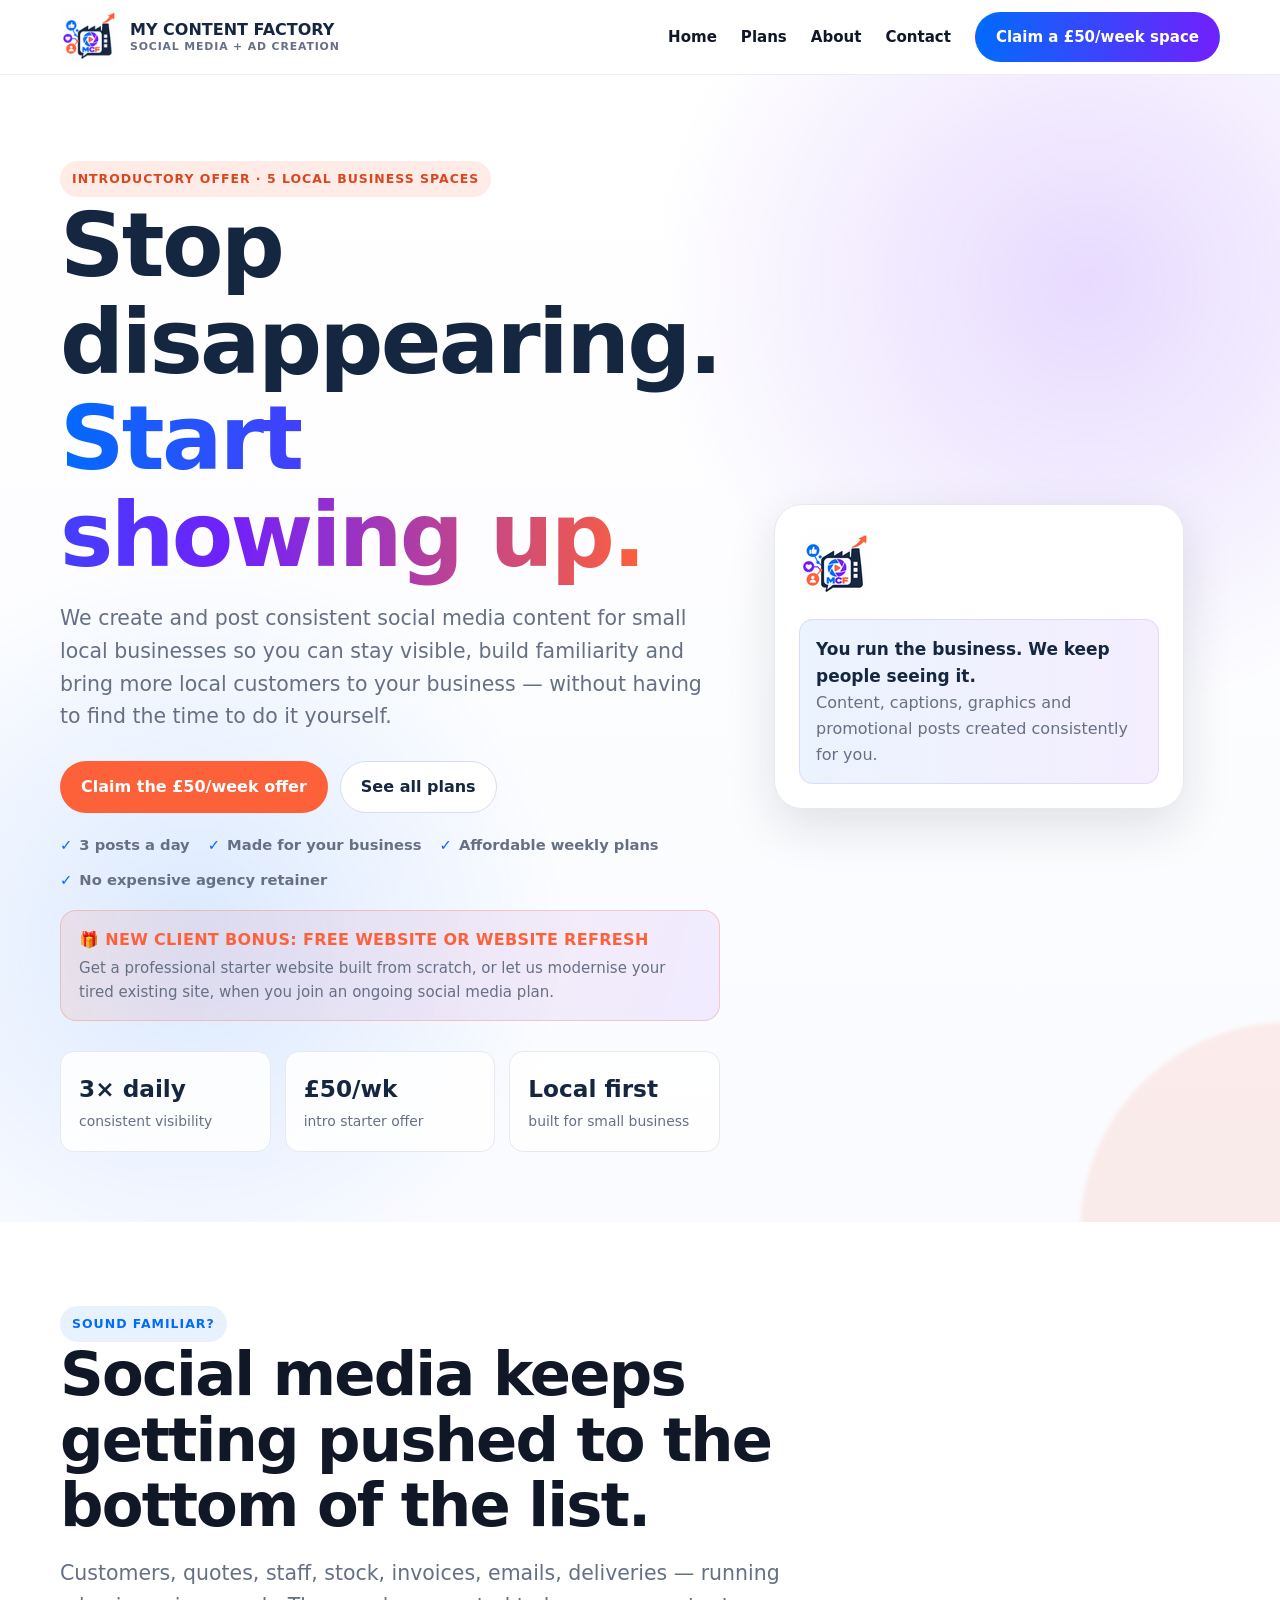
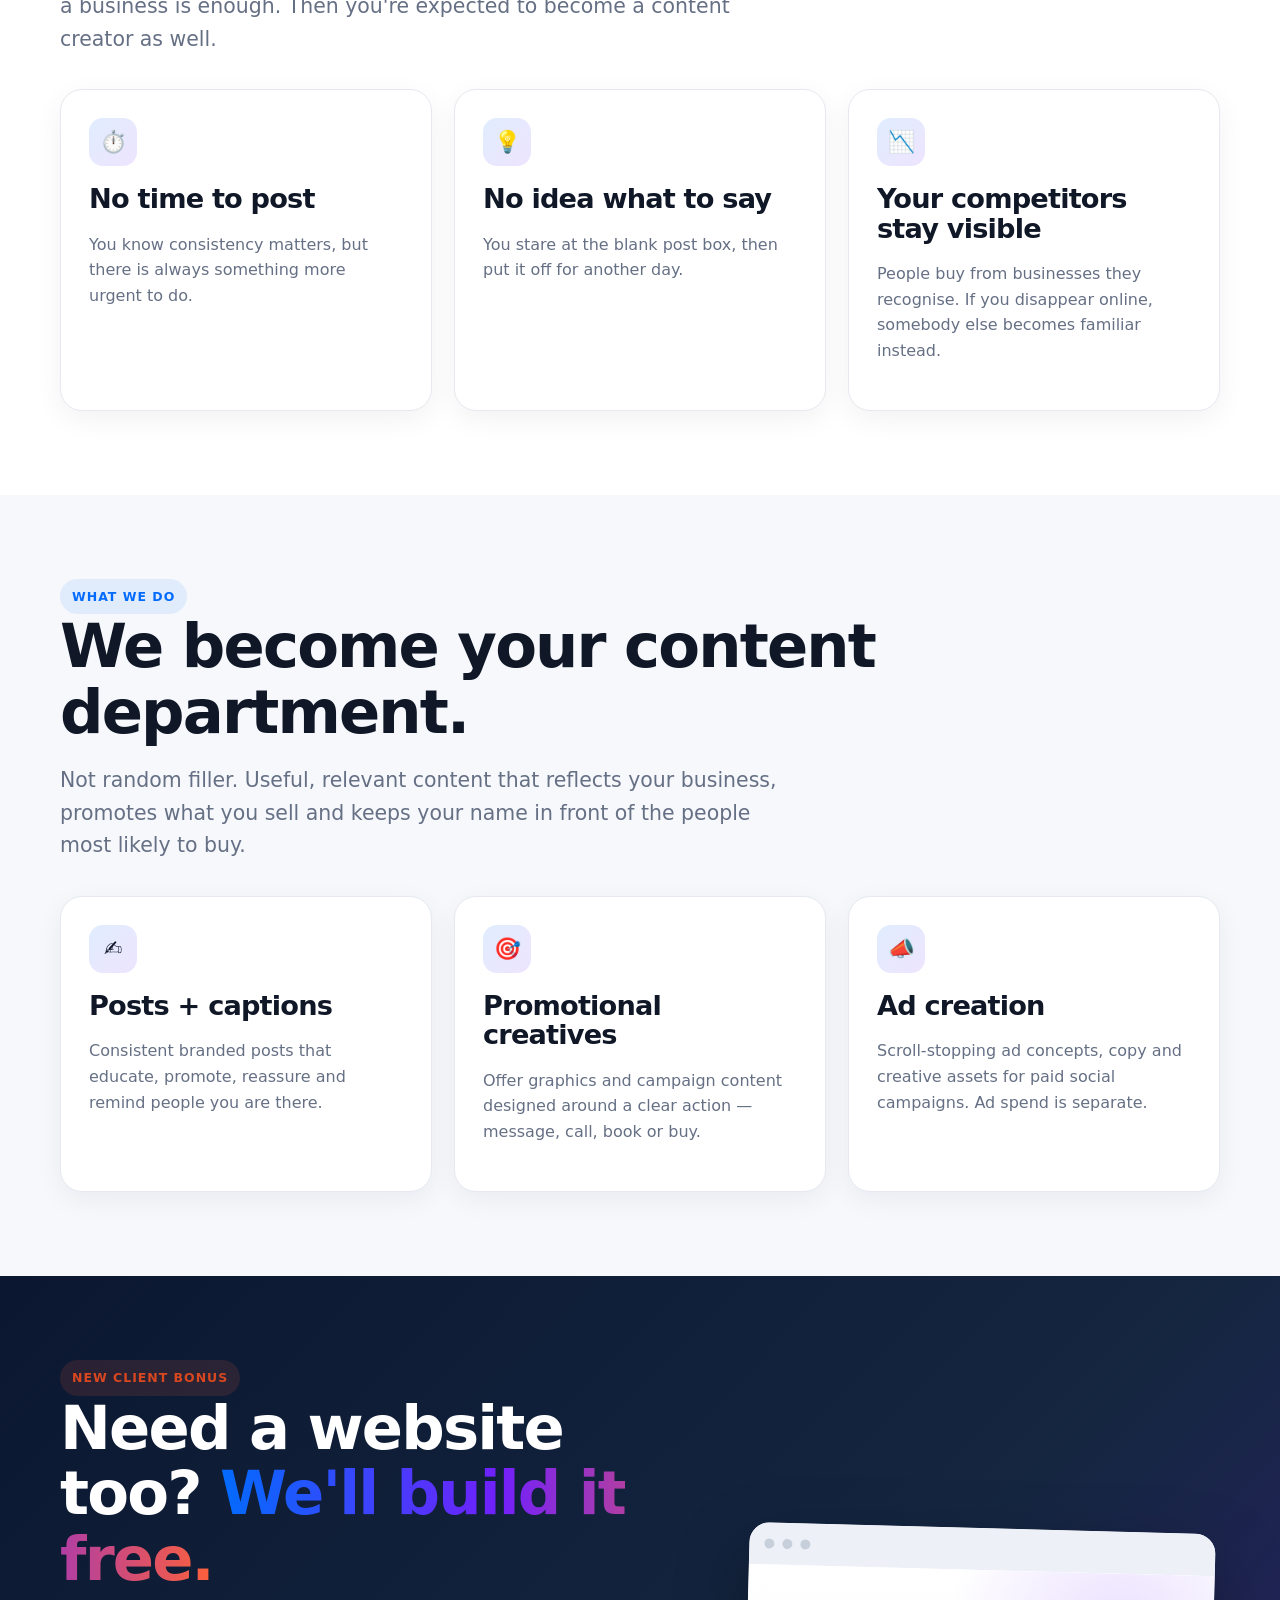
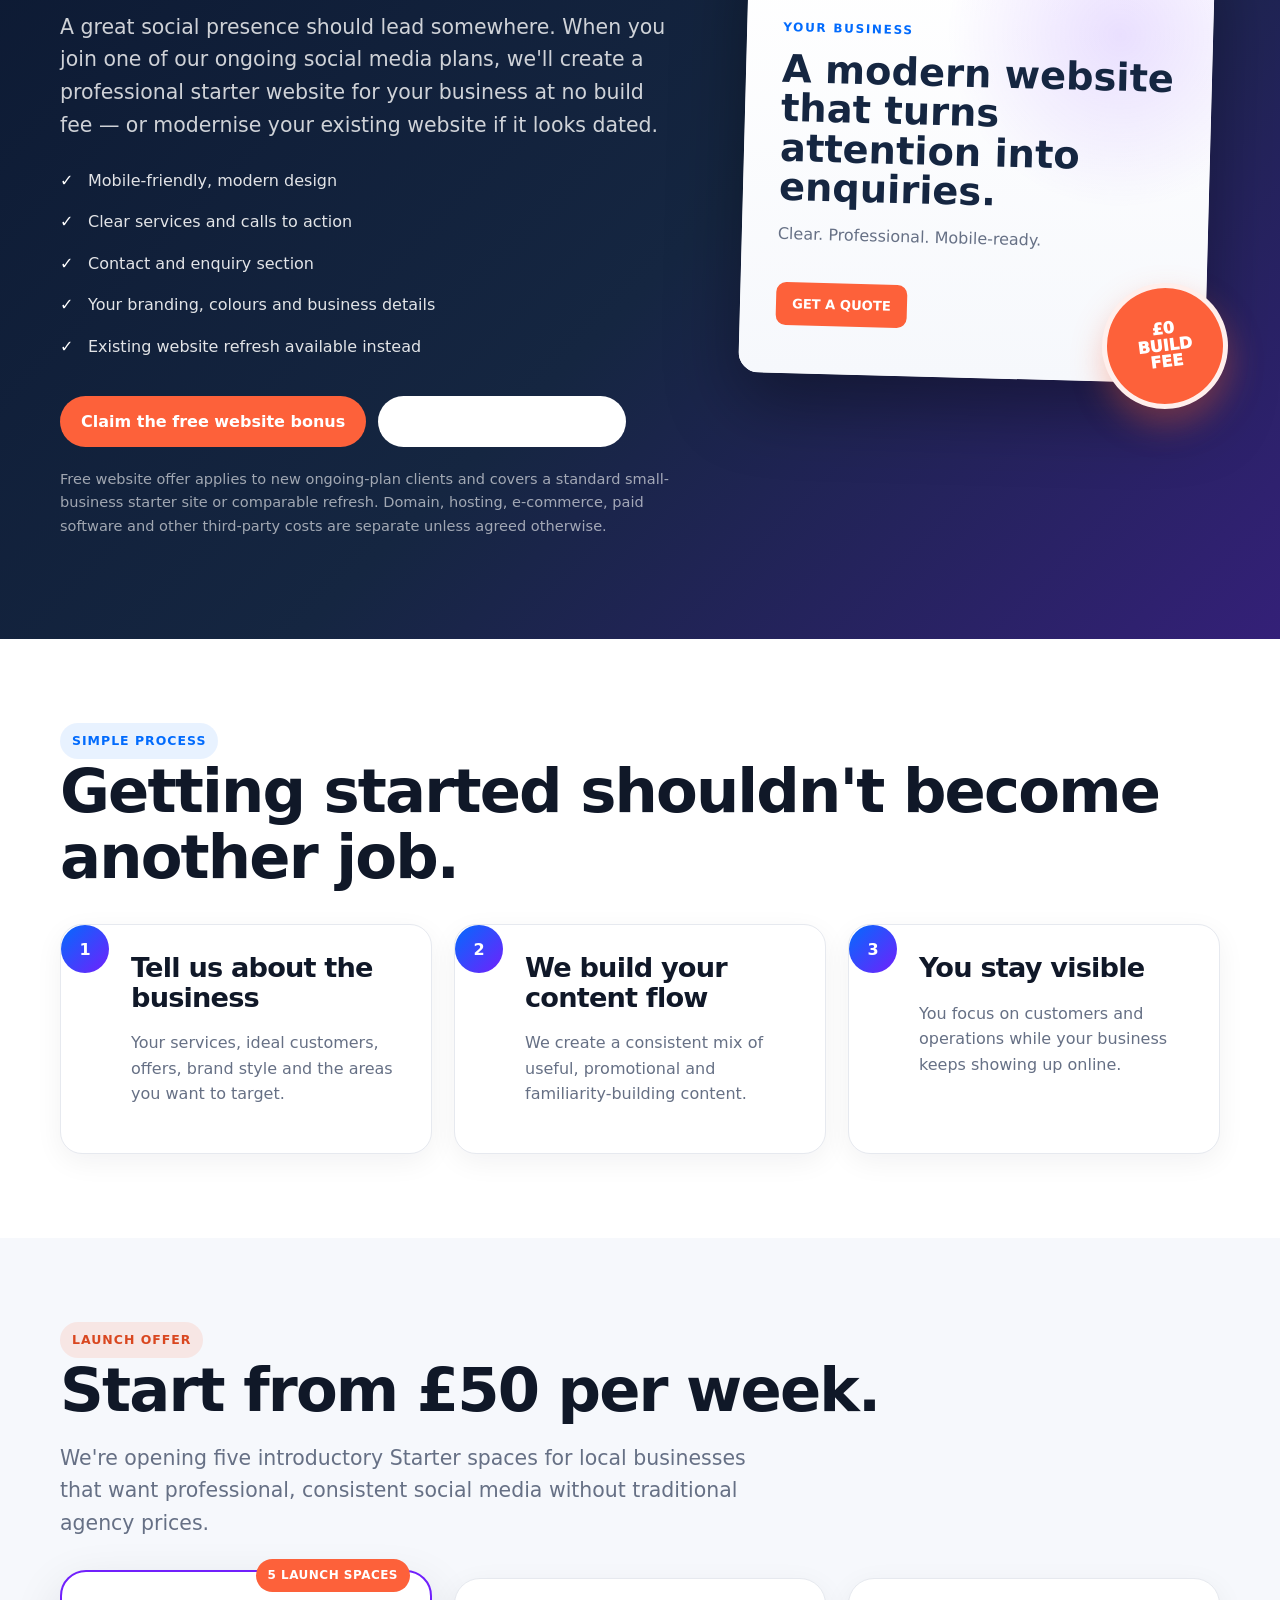
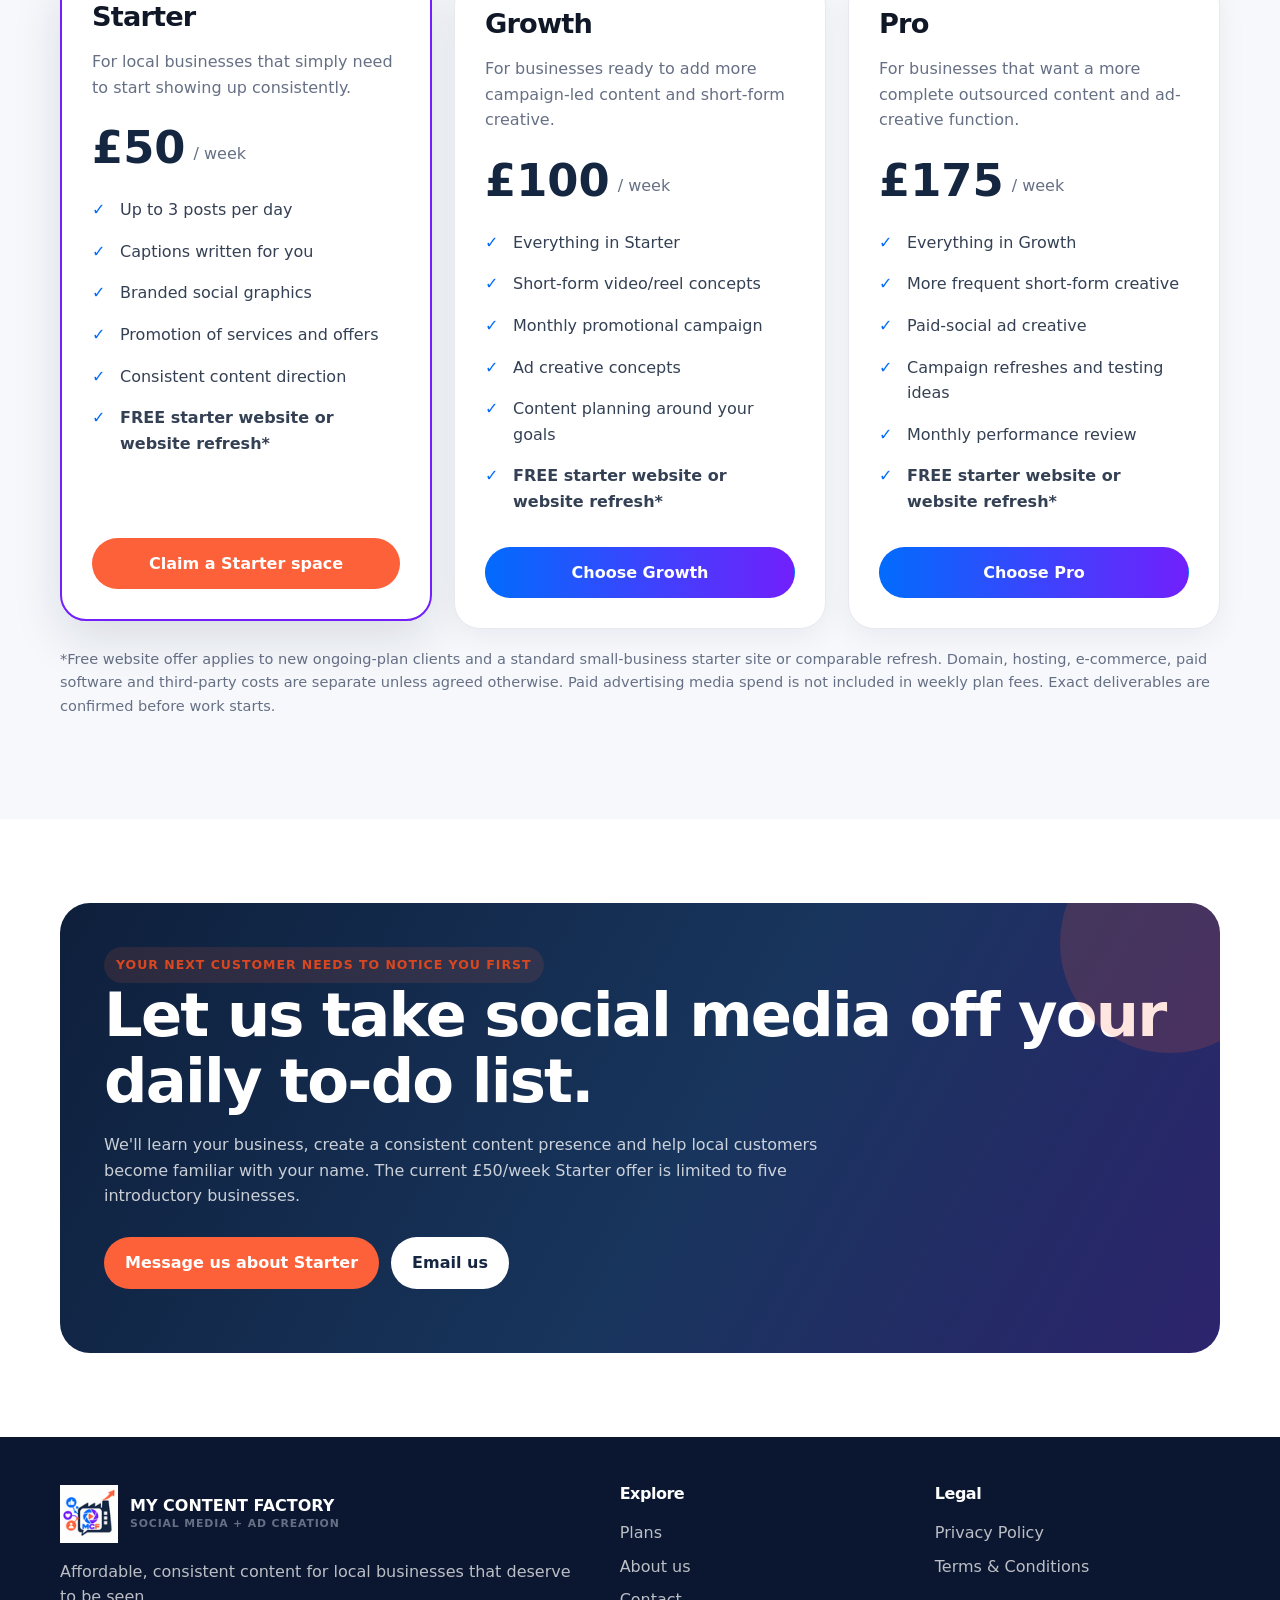
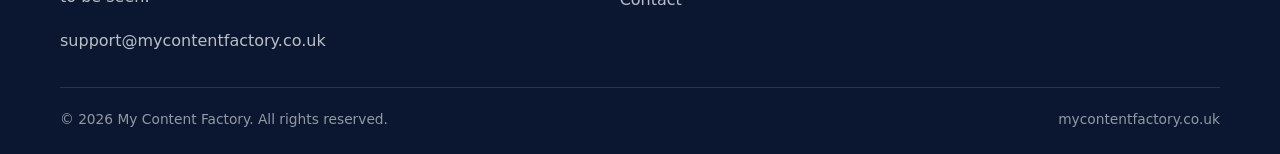
<file: index.html>
<!doctype html>
<html lang="en-GB">
<head>
  <meta charset="utf-8">
  <meta name="viewport" content="width=device-width,initial-scale=1">
  <title>My Content Factory | Social Media & Ad Creation for Local Businesses</title>
  <meta name="description" content="Affordable, consistent social media content and ad creation for small local businesses. Stay visible, build familiarity and bring more local customers through your door.">
  <link rel="canonical" href="https://mycontentfactory.co.uk/">
  <meta property="og:title" content="My Content Factory | Social Media & Ad Creation">
  <meta property="og:description" content="We take the daily pressure of social media off local business owners with consistent content designed to get you seen.">
  <meta property="og:image" content="https://mycontentfactory.co.uk/assets/logo.png">
  <meta property="og:url" content="https://mycontentfactory.co.uk/">
  <meta name="theme-color" content="#152641">
  <link rel="stylesheet" href="styles.css">
</head>
<body>
<header class="site-header">
  <div class="container nav-wrap">
    <a class="brand" href="index.html" aria-label="My Content Factory home">
      <img src="assets/logo.png" alt="My Content Factory logo">
      <span>MY CONTENT FACTORY<small>Social Media + Ad Creation</small></span>
    </a>
    <button class="nav-toggle" aria-label="Open navigation" aria-expanded="false">☰</button>
    <nav class="nav-links" aria-label="Primary navigation">
      <a href="index.html">Home</a>
      <a href="pricing.html">Plans</a>
      <a href="about.html">About</a>
      <a href="contact.html">Contact</a>
      <a class="btn btn-primary" href="contact.html?plan=starter">Claim a £50/week space</a>
    </nav>
  </div>
</header>

<main>
  <section class="hero">
    <div class="container hero-grid">
      <div>
        <span class="eyebrow hot">Introductory offer · 5 local business spaces</span>
        <h1>Stop disappearing.<br><span class="gradient-text">Start showing up.</span></h1>
        <p class="lead">We create and post consistent social media content for small local businesses so you can stay visible, build familiarity and bring more local customers to your business — without having to find the time to do it yourself.</p>
        <div class="hero-actions">
          <a class="btn btn-orange" href="contact.html?plan=starter">Claim the £50/week offer</a>
          <a class="btn btn-ghost" href="pricing.html">See all plans</a>
        </div>
        <div class="hero-proof">
          <span>3 posts a day</span>
          <span>Made for your business</span>
          <span>Affordable weekly plans</span>
          <span>No expensive agency retainer</span>
        </div>
        <a class="website-bonus-mini" href="contact.html?plan=website">
          <strong>🎁 NEW CLIENT BONUS: FREE WEBSITE OR WEBSITE REFRESH</strong>
          <span>Get a professional starter website built from scratch, or let us modernise your tired existing site, when you join an ongoing social media plan.</span>
        </a>
        <div class="stat-row">
          <div class="stat"><b>3× daily</b><span>consistent visibility</span></div>
          <div class="stat"><b>£50/wk</b><span>intro starter offer</span></div>
          <div class="stat"><b>Local first</b><span>built for small business</span></div>
        </div>
      </div>
      <div class="hero-card">
        <img src="assets/logo.png" alt="My Content Factory social media marketing logo">
        <div class="offer-strip">
          <strong>You run the business. We keep people seeing it.</strong>
          <span class="muted">Content, captions, graphics and promotional posts created consistently for you.</span>
        </div>
      </div>
    </div>
  </section>

  <section class="section">
    <div class="container">
      <span class="eyebrow">Sound familiar?</span>
      <h2 style="max-width:850px">Social media keeps getting pushed to the bottom of the list.</h2>
      <p class="lead">Customers, quotes, staff, stock, invoices, emails, deliveries — running a business is enough. Then you're expected to become a content creator as well.</p>
      <div class="grid-3" style="margin-top:34px">
        <article class="card"><div class="icon">⏱️</div><h3>No time to post</h3><p class="muted">You know consistency matters, but there is always something more urgent to do.</p></article>
        <article class="card"><div class="icon">💡</div><h3>No idea what to say</h3><p class="muted">You stare at the blank post box, then put it off for another day.</p></article>
        <article class="card"><div class="icon">📉</div><h3>Your competitors stay visible</h3><p class="muted">People buy from businesses they recognise. If you disappear online, somebody else becomes familiar instead.</p></article>
      </div>
    </div>
  </section>

  <section class="section bg-soft">
    <div class="container">
      <span class="eyebrow">What we do</span>
      <h2>We become your content department.</h2>
      <p class="lead">Not random filler. Useful, relevant content that reflects your business, promotes what you sell and keeps your name in front of the people most likely to buy.</p>
      <div class="grid-3" style="margin-top:34px">
        <article class="card"><div class="icon">✍️</div><h3>Posts + captions</h3><p class="muted">Consistent branded posts that educate, promote, reassure and remind people you are there.</p></article>
        <article class="card"><div class="icon">🎯</div><h3>Promotional creatives</h3><p class="muted">Offer graphics and campaign content designed around a clear action — message, call, book or buy.</p></article>
        <article class="card"><div class="icon">📣</div><h3>Ad creation</h3><p class="muted">Scroll-stopping ad concepts, copy and creative assets for paid social campaigns. Ad spend is separate.</p></article>
      </div>
    </div>
  </section>

  <section class="section website-offer">
    <div class="container website-offer-grid">
      <div>
        <span class="eyebrow hot">New client bonus</span>
        <h2>Need a website too? <span class="gradient-text">We'll build it free.</span></h2>
        <p class="lead">A great social presence should lead somewhere. When you join one of our ongoing social media plans, we'll create a professional starter website for your business at no build fee — or modernise your existing website if it looks dated.</p>
        <ul class="feature-list website-list">
          <li>Mobile-friendly, modern design</li>
          <li>Clear services and calls to action</li>
          <li>Contact and enquiry section</li>
          <li>Your branding, colours and business details</li>
          <li>Existing website refresh available instead</li>
        </ul>
        <div class="hero-actions">
          <a class="btn btn-orange" href="contact.html?plan=website">Claim the free website bonus</a>
          <a class="btn btn-ghost" href="pricing.html">See social media plans</a>
        </div>
        <p class="small muted">Free website offer applies to new ongoing-plan clients and covers a standard small-business starter site or comparable refresh. Domain, hosting, e-commerce, paid software and other third-party costs are separate unless agreed otherwise.</p>
      </div>
      <div class="website-visual">
        <div class="browser-mock">
          <div class="browser-top"><i></i><i></i><i></i></div>
          <div class="browser-page">
            <span class="mock-label">YOUR BUSINESS</span>
            <strong>A modern website that turns attention into enquiries.</strong>
            <p>Clear. Professional. Mobile-ready.</p>
            <span class="mock-button">GET A QUOTE</span>
          </div>
        </div>
        <div class="website-stamp">£0 BUILD FEE</div>
      </div>
    </div>
  </section>

  <section class="section">
    <div class="container">
      <span class="eyebrow">Simple process</span>
      <h2>Getting started shouldn't become another job.</h2>
      <div class="grid-3 steps" style="margin-top:34px">
        <article class="card step"><h3>Tell us about the business</h3><p class="muted">Your services, ideal customers, offers, brand style and the areas you want to target.</p></article>
        <article class="card step"><h3>We build your content flow</h3><p class="muted">We create a consistent mix of useful, promotional and familiarity-building content.</p></article>
        <article class="card step"><h3>You stay visible</h3><p class="muted">You focus on customers and operations while your business keeps showing up online.</p></article>
      </div>
    </div>
  </section>

  <section class="section bg-soft">
    <div class="container">
      <span class="eyebrow hot">Launch offer</span>
      <h2>Start from £50 per week.</h2>
      <p class="lead">We're opening five introductory Starter spaces for local businesses that want professional, consistent social media without traditional agency prices.</p>
      <div class="plan-grid" style="margin-top:38px">
        <article class="plan featured">
          <span class="plan-badge">5 launch spaces</span>
          <h3>Starter</h3>
          <p class="muted">For local businesses that simply need to start showing up consistently.</p>
          <div class="price"><strong>£50</strong><span>/ week</span></div>
          <ul class="feature-list">
            <li>Up to 3 posts per day</li>
            <li>Captions written for you</li>
            <li>Branded social graphics</li>
            <li>Promotion of services and offers</li>
            <li>Consistent content direction</li>
            <li><strong>FREE starter website or website refresh*</strong></li>
          </ul>
          <a class="btn btn-orange btn-block" href="contact.html?plan=starter">Claim a Starter space</a>
        </article>
        <article class="plan">
          <h3>Growth</h3>
          <p class="muted">For businesses ready to add more campaign-led content and short-form creative.</p>
          <div class="price"><strong>£100</strong><span>/ week</span></div>
          <ul class="feature-list">
            <li>Everything in Starter</li>
            <li>Short-form video/reel concepts</li>
            <li>Monthly promotional campaign</li>
            <li>Ad creative concepts</li>
            <li>Content planning around your goals</li>
            <li><strong>FREE starter website or website refresh*</strong></li>
          </ul>
          <a class="btn btn-primary btn-block" href="contact.html?plan=growth">Choose Growth</a>
        </article>
        <article class="plan">
          <h3>Pro</h3>
          <p class="muted">For businesses that want a more complete outsourced content and ad-creative function.</p>
          <div class="price"><strong>£175</strong><span>/ week</span></div>
          <ul class="feature-list">
            <li>Everything in Growth</li>
            <li>More frequent short-form creative</li>
            <li>Paid-social ad creative</li>
            <li>Campaign refreshes and testing ideas</li>
            <li>Monthly performance review</li>
            <li><strong>FREE starter website or website refresh*</strong></li>
          </ul>
          <a class="btn btn-primary btn-block" href="contact.html?plan=pro">Choose Pro</a>
        </article>
      </div>
      <p class="small muted" style="margin-top:18px">*Free website offer applies to new ongoing-plan clients and a standard small-business starter site or comparable refresh. Domain, hosting, e-commerce, paid software and third-party costs are separate unless agreed otherwise. Paid advertising media spend is not included in weekly plan fees. Exact deliverables are confirmed before work starts.</p>
    </div>
  </section>

  <section class="section">
    <div class="container funnel-cta">
      <span class="eyebrow hot">Your next customer needs to notice you first</span>
      <h2>Let us take social media off your daily to-do list.</h2>
      <p>We'll learn your business, create a consistent content presence and help local customers become familiar with your name. The current £50/week Starter offer is limited to five introductory businesses.</p>
      <div class="hero-actions">
        <a class="btn btn-orange" href="contact.html?plan=starter">Message us about Starter</a>
        <a class="btn btn-white" href="mailto:support@mycontentfactory.co.uk">Email us</a>
      </div>
    </div>
  </section>
</main>

<footer class="footer">
  <div class="container">
    <div class="footer-grid">
      <div>
        <div class="brand" style="color:#fff"><img src="assets/logo.png" alt=""><span>MY CONTENT FACTORY<small>Social Media + Ad Creation</small></span></div>
        <p style="margin-top:16px">Affordable, consistent content for local businesses that deserve to be seen.</p>
        <a href="mailto:support@mycontentfactory.co.uk">support@mycontentfactory.co.uk</a>
      </div>
      <div><h3 style="font-size:1rem">Explore</h3><div class="footer-links"><a href="pricing.html">Plans</a><a href="about.html">About us</a><a href="contact.html">Contact</a></div></div>
      <div><h3 style="font-size:1rem">Legal</h3><div class="footer-links"><a href="privacy.html">Privacy Policy</a><a href="terms.html">Terms & Conditions</a></div></div>
    </div>
    <div class="footer-bottom"><span>© <span data-year></span> My Content Factory. All rights reserved.</span><span>mycontentfactory.co.uk</span></div>
  </div>
</footer>
<a class="btn btn-orange mobile-cta" href="contact.html?plan=starter">Claim £50/week Starter</a>
<script src="app.js"></script>
</body>
</html>
</file>
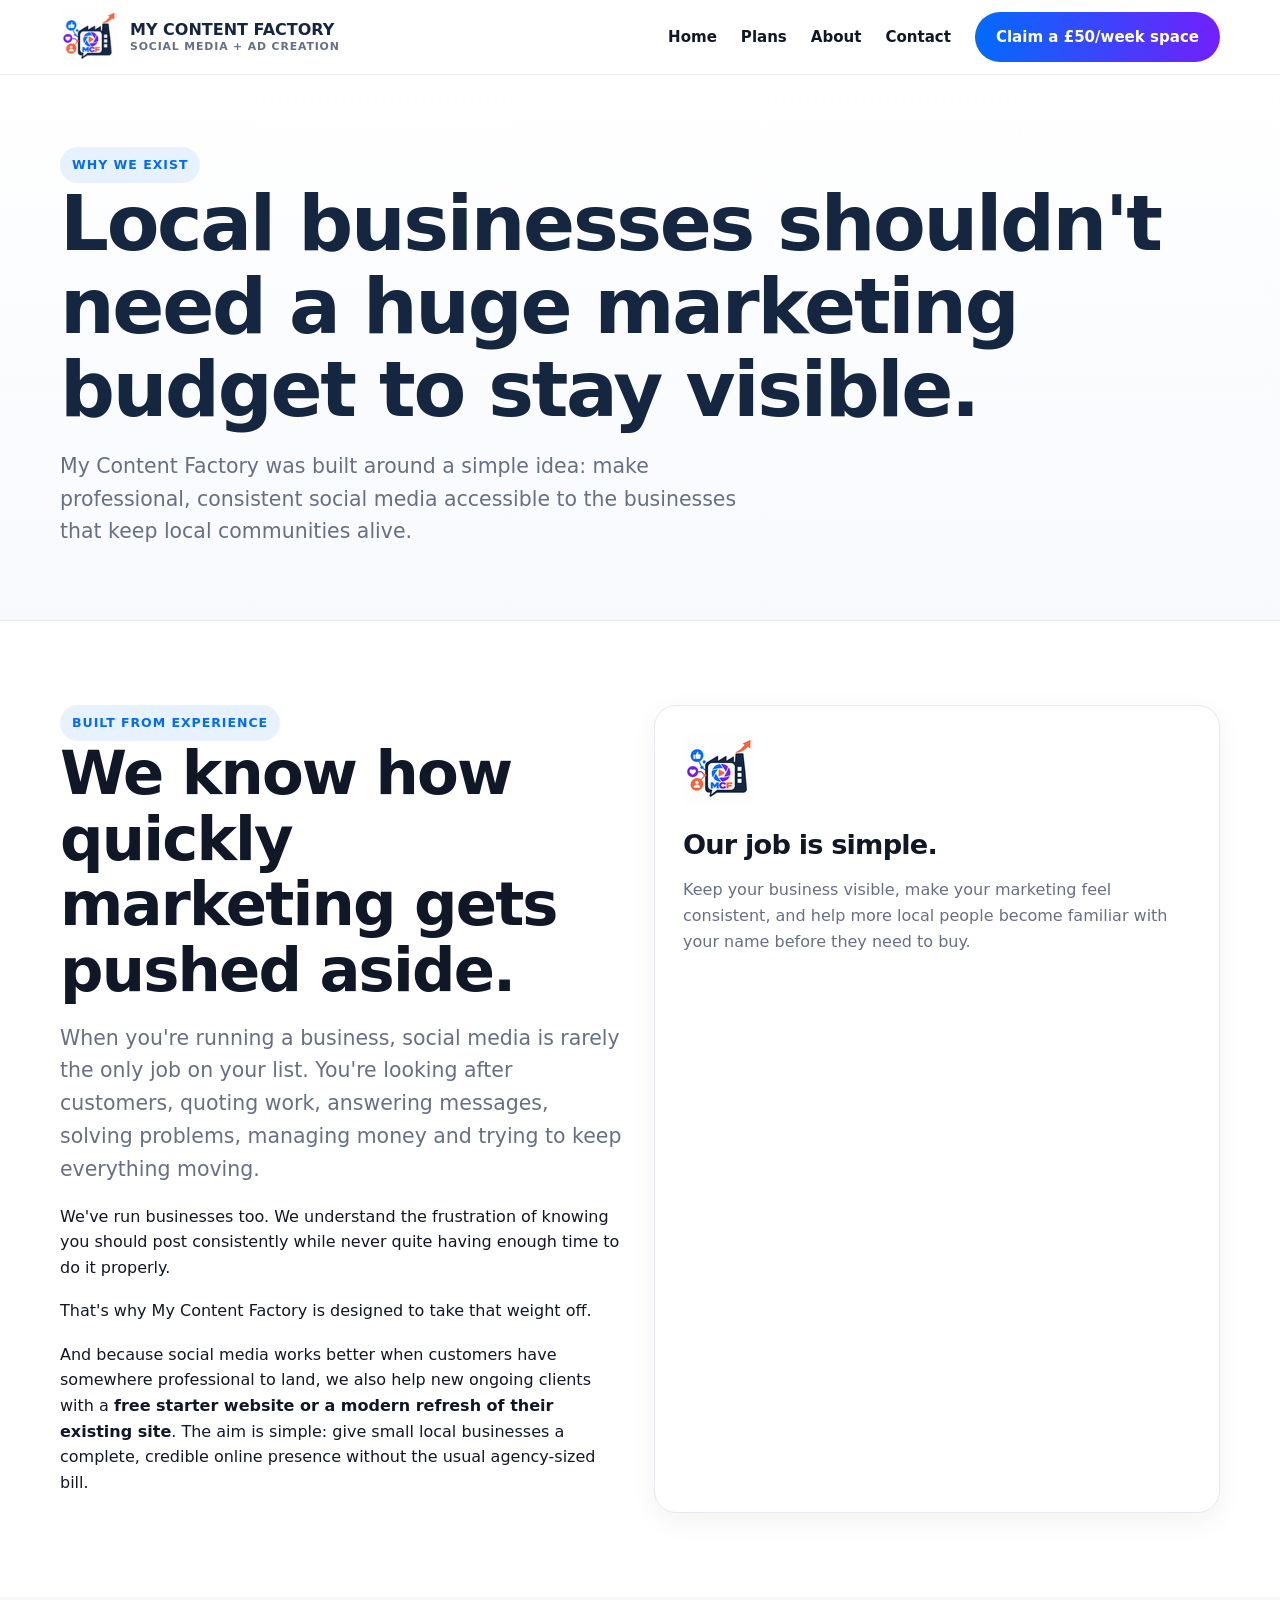
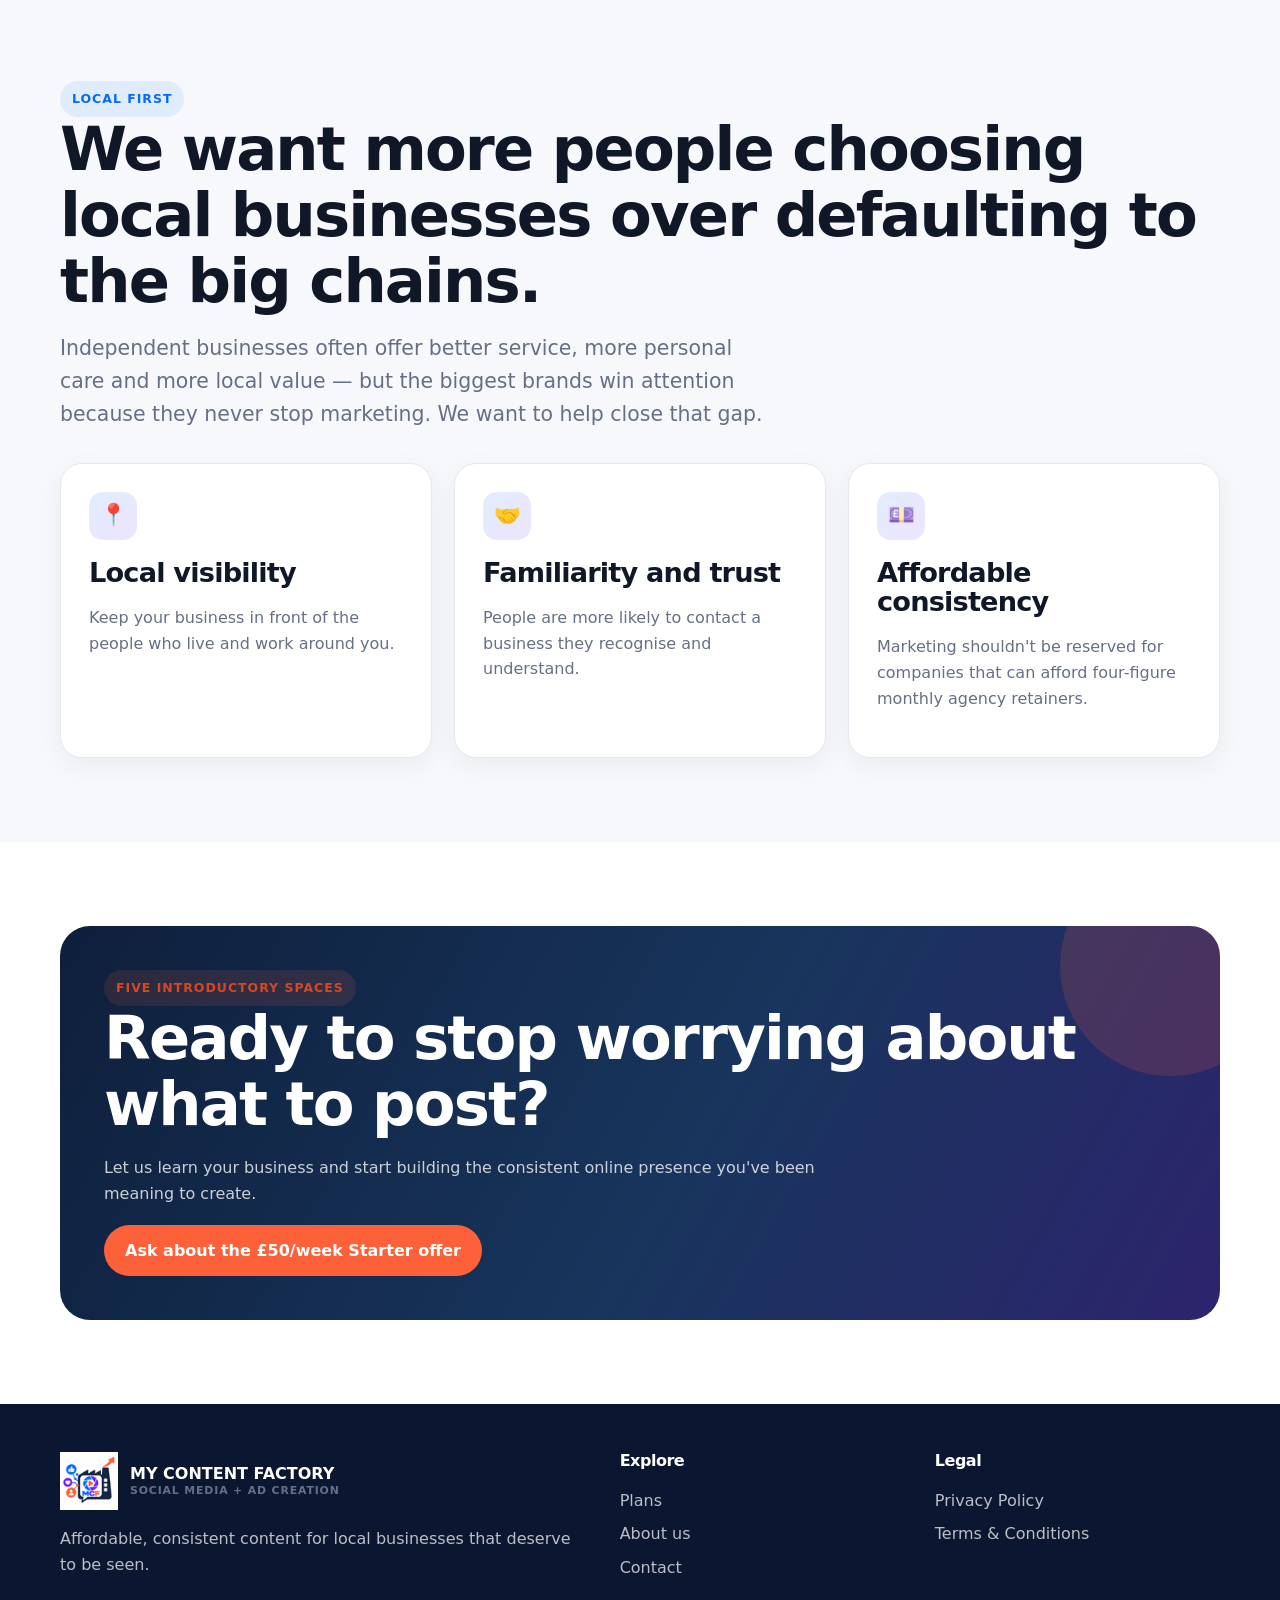
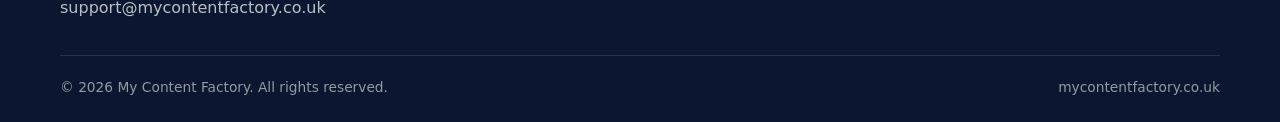
<file: about.html>
<!doctype html>
<html lang="en-GB"><head><meta charset="utf-8"><meta name="viewport" content="width=device-width,initial-scale=1"><title>About My Content Factory | Local Business Social Media</title><meta name="description" content="Why My Content Factory exists: affordable, consistent social media content designed to help local businesses stay visible and compete with bigger chains."><link rel="canonical" href="https://mycontentfactory.co.uk/about.html"><meta name="theme-color" content="#152641"><link rel="stylesheet" href="styles.css"></head>
<body><header class="site-header"><div class="container nav-wrap"><a class="brand" href="index.html"><img src="assets/logo.png" alt="My Content Factory logo"><span>MY CONTENT FACTORY<small>Social Media + Ad Creation</small></span></a><button class="nav-toggle" aria-label="Open navigation" aria-expanded="false">☰</button><nav class="nav-links"><a href="index.html">Home</a><a href="pricing.html">Plans</a><a href="about.html">About</a><a href="contact.html">Contact</a><a class="btn btn-primary" href="contact.html?plan=starter">Claim a £50/week space</a></nav></div></header>
<main><section class="page-hero"><div class="container"><span class="eyebrow">Why we exist</span><h1>Local businesses shouldn't need a huge marketing budget to stay visible.</h1><p class="lead">My Content Factory was built around a simple idea: make professional, consistent social media accessible to the businesses that keep local communities alive.</p></div></section>
<section class="section"><div class="container grid-2"><div><span class="eyebrow">Built from experience</span><h2>We know how quickly marketing gets pushed aside.</h2><p class="lead">When you're running a business, social media is rarely the only job on your list. You're looking after customers, quoting work, answering messages, solving problems, managing money and trying to keep everything moving.</p><p>We've run businesses too. We understand the frustration of knowing you should post consistently while never quite having enough time to do it properly.</p><p>That's why My Content Factory is designed to take that weight off.</p><p>And because social media works better when customers have somewhere professional to land, we also help new ongoing clients with a <strong>free starter website or a modern refresh of their existing site</strong>. The aim is simple: give small local businesses a complete, credible online presence without the usual agency-sized bill.</p></div><div class="card"><img src="assets/logo.png" alt="My Content Factory logo"><h3 style="margin-top:24px">Our job is simple.</h3><p class="muted">Keep your business visible, make your marketing feel consistent, and help more local people become familiar with your name before they need to buy.</p></div></div></section>
<section class="section bg-soft"><div class="container"><span class="eyebrow">Local first</span><h2>We want more people choosing local businesses over defaulting to the big chains.</h2><p class="lead">Independent businesses often offer better service, more personal care and more local value — but the biggest brands win attention because they never stop marketing. We want to help close that gap.</p><div class="grid-3" style="margin-top:32px"><div class="card"><div class="icon">📍</div><h3>Local visibility</h3><p class="muted">Keep your business in front of the people who live and work around you.</p></div><div class="card"><div class="icon">🤝</div><h3>Familiarity and trust</h3><p class="muted">People are more likely to contact a business they recognise and understand.</p></div><div class="card"><div class="icon">💷</div><h3>Affordable consistency</h3><p class="muted">Marketing shouldn't be reserved for companies that can afford four-figure monthly agency retainers.</p></div></div></div></section>
<section class="section"><div class="container funnel-cta"><span class="eyebrow hot">Five introductory spaces</span><h2>Ready to stop worrying about what to post?</h2><p>Let us learn your business and start building the consistent online presence you've been meaning to create.</p><a class="btn btn-orange" href="contact.html?plan=starter">Ask about the £50/week Starter offer</a></div></section></main>
<footer class="footer"><div class="container"><div class="footer-grid"><div><div class="brand" style="color:#fff"><img src="assets/logo.png" alt=""><span>MY CONTENT FACTORY<small>Social Media + Ad Creation</small></span></div><p style="margin-top:16px">Affordable, consistent content for local businesses that deserve to be seen.</p><a href="mailto:support@mycontentfactory.co.uk">support@mycontentfactory.co.uk</a></div><div><h3 style="font-size:1rem">Explore</h3><div class="footer-links"><a href="pricing.html">Plans</a><a href="about.html">About us</a><a href="contact.html">Contact</a></div></div><div><h3 style="font-size:1rem">Legal</h3><div class="footer-links"><a href="privacy.html">Privacy Policy</a><a href="terms.html">Terms & Conditions</a></div></div></div><div class="footer-bottom"><span>© <span data-year></span> My Content Factory. All rights reserved.</span><span>mycontentfactory.co.uk</span></div></div></footer>
<a class="btn btn-orange mobile-cta" href="contact.html?plan=starter">Claim £50/week Starter</a><script src="app.js"></script></body></html>
</file>
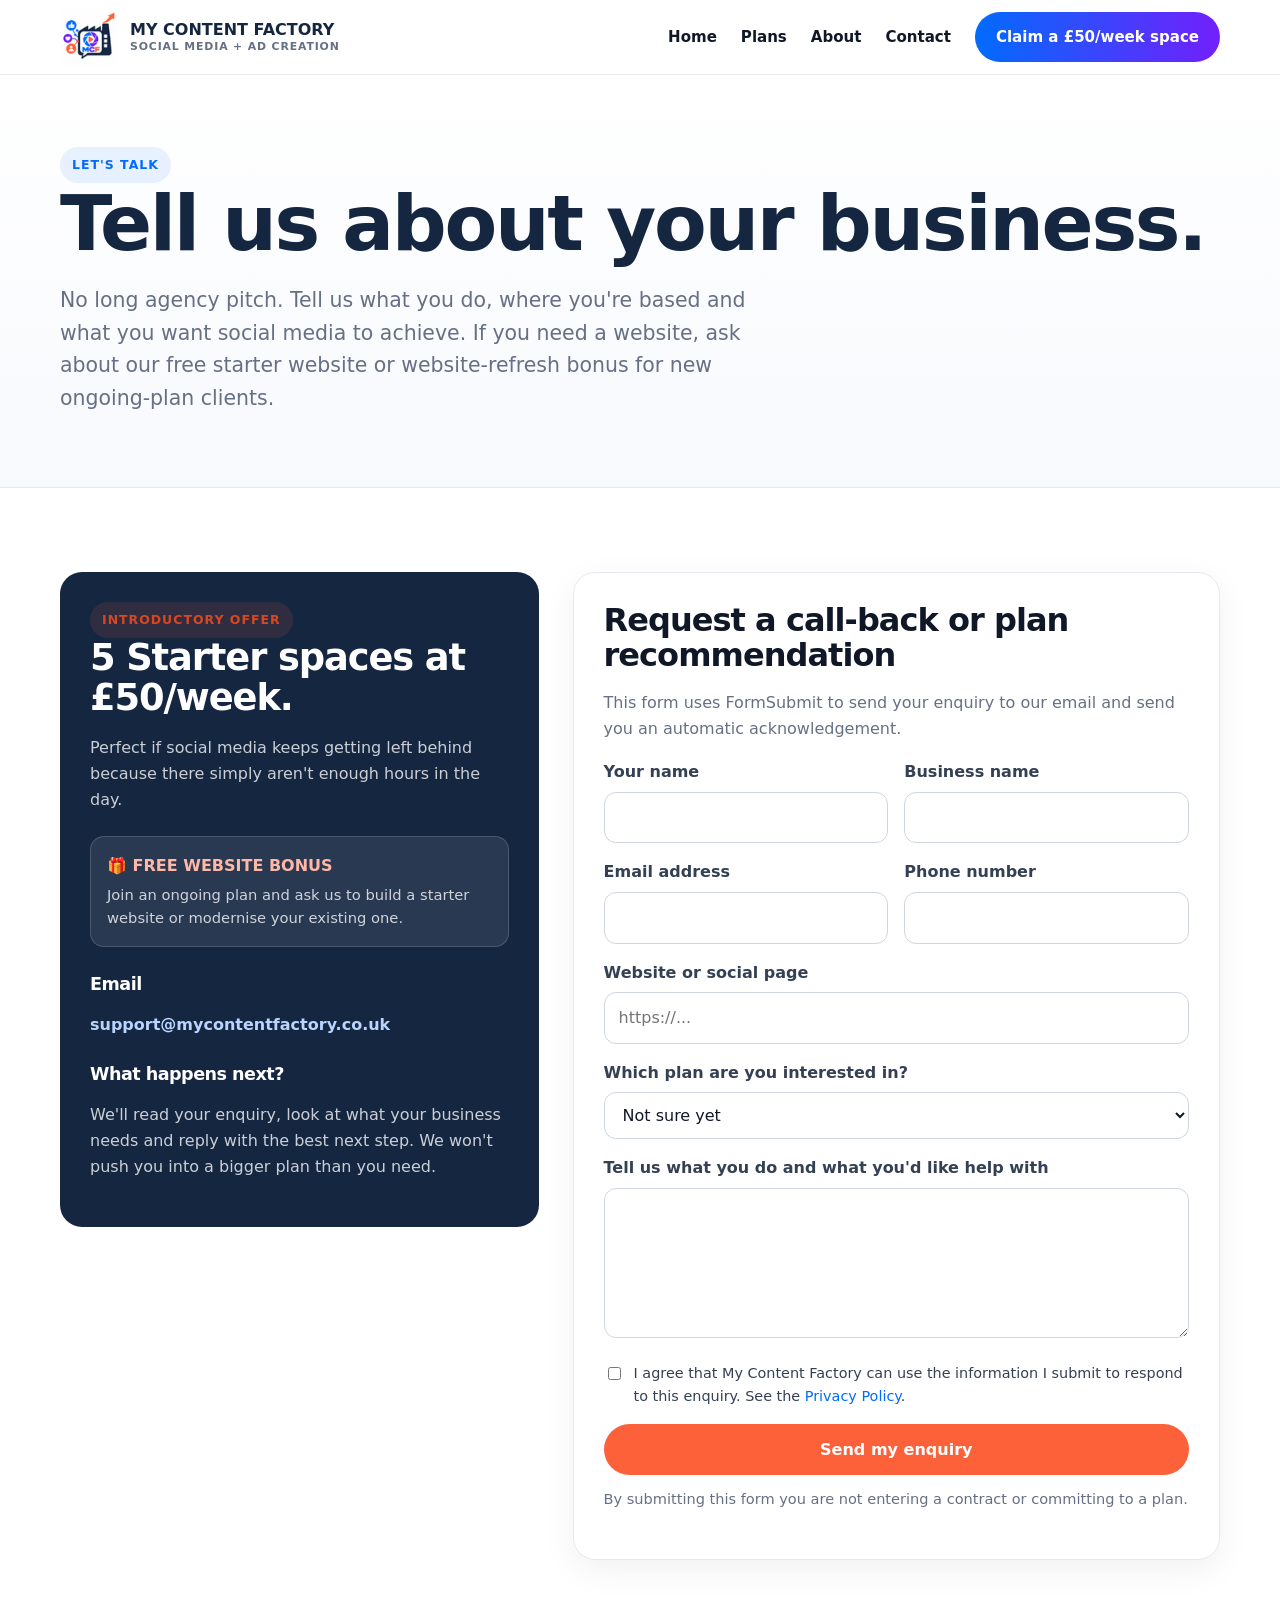
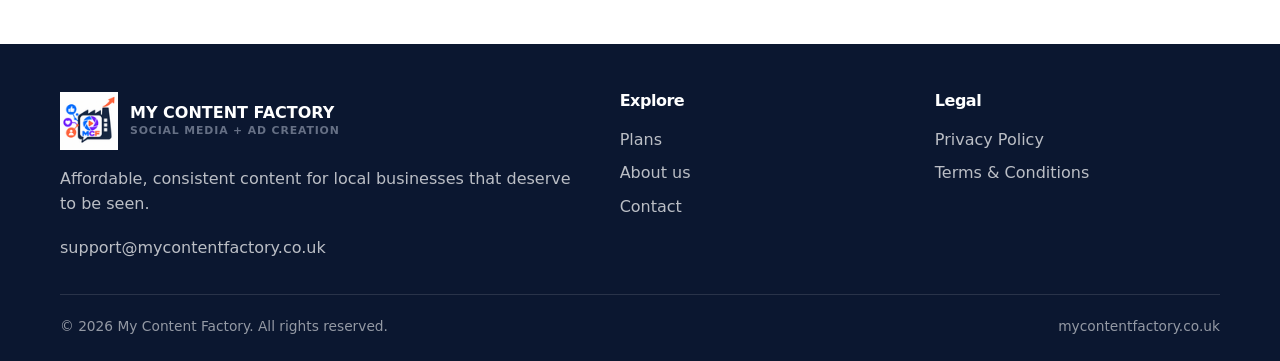
<file: contact.html>
<!doctype html>
<html lang="en-GB"><head><meta charset="utf-8"><meta name="viewport" content="width=device-width,initial-scale=1"><title>Contact My Content Factory</title><meta name="description" content="Contact My Content Factory about affordable social media content and ad creation for your local business."><link rel="canonical" href="https://mycontentfactory.co.uk/contact.html"><meta name="theme-color" content="#152641"><link rel="stylesheet" href="styles.css"></head>
<body><header class="site-header"><div class="container nav-wrap"><a class="brand" href="index.html"><img src="assets/logo.png" alt="My Content Factory logo"><span>MY CONTENT FACTORY<small>Social Media + Ad Creation</small></span></a><button class="nav-toggle" aria-label="Open navigation" aria-expanded="false">☰</button><nav class="nav-links"><a href="index.html">Home</a><a href="pricing.html">Plans</a><a href="about.html">About</a><a href="contact.html">Contact</a><a class="btn btn-primary" href="contact.html?plan=starter">Claim a £50/week space</a></nav></div></header>
<main><section class="page-hero"><div class="container"><span class="eyebrow">Let's talk</span><h1>Tell us about your business.</h1><p class="lead">No long agency pitch. Tell us what you do, where you're based and what you want social media to achieve. If you need a website, ask about our free starter website or website-refresh bonus for new ongoing-plan clients.</p></div></section>
<section class="section"><div class="container contact-grid"><aside class="contact-card"><span class="eyebrow hot">Introductory offer</span><h2 style="font-size:2.3rem">5 Starter spaces at £50/week.</h2><p>Perfect if social media keeps getting left behind because there simply aren't enough hours in the day.</p><div class="contact-bonus"><strong>🎁 FREE WEBSITE BONUS</strong><span>Join an ongoing plan and ask us to build a starter website or modernise your existing one.</span></div><h3 style="font-size:1.1rem;margin-top:28px">Email</h3><a href="mailto:support@mycontentfactory.co.uk">support@mycontentfactory.co.uk</a><h3 style="font-size:1.1rem;margin-top:28px">What happens next?</h3><p>We'll read your enquiry, look at what your business needs and reply with the best next step. We won't push you into a bigger plan than you need.</p></aside>
<div class="form-card"><h2 style="font-size:2rem">Request a call-back or plan recommendation</h2><p class="muted">This form uses FormSubmit to send your enquiry to our email and send you an automatic acknowledgement.</p>
<form action="https://formsubmit.co/support@mycontentfactory.co.uk" method="POST">
<input type="hidden" name="_subject" value="New My Content Factory website enquiry">
<input type="hidden" name="_template" value="table">
<input type="hidden" name="_next" value="https://mycontentfactory.co.uk/thank-you.html">
<input type="hidden" name="_autoresponse" value="Thanks for contacting My Content Factory. We've received your enquiry and will get back to you as soon as possible. If your enquiry is about the £50/week Starter launch offer or the free website/website-refresh bonus, we'll confirm availability and scope in our reply. — My Content Factory">
<input type="hidden" name="utm_source"><input type="hidden" name="utm_medium"><input type="hidden" name="utm_campaign">
<input type="text" name="_honey" class="honeypot" tabindex="-1" autocomplete="off">
<div class="form-row"><div class="field"><label for="name">Your name</label><input id="name" name="name" required autocomplete="name"></div><div class="field"><label for="business">Business name</label><input id="business" name="business_name" required autocomplete="organization"></div></div>
<div class="form-row"><div class="field"><label for="email">Email address</label><input id="email" name="email" type="email" required autocomplete="email"></div><div class="field"><label for="phone">Phone number</label><input id="phone" name="phone" type="tel" autocomplete="tel"></div></div>
<div class="field"><label for="social">Website or social page</label><input id="social" name="website_or_social" placeholder="https://..."></div>
<div class="field"><label for="plan">Which plan are you interested in?</label><select id="plan" name="plan"><option value="Not sure yet">Not sure yet</option><option value="Starter - £50/week intro">Starter - £50/week intro</option><option value="Growth - £100/week">Growth - £100/week</option><option value="Pro - £175/week">Pro - £175/week</option><option value="Free website / website refresh bonus">Free website / website refresh bonus</option></select></div>
<div class="field"><label for="message">Tell us what you do and what you'd like help with</label><textarea id="message" name="message" required></textarea></div>
<div class="field checkbox"><input id="consent" type="checkbox" required><label for="consent" style="font-weight:500;margin:0">I agree that My Content Factory can use the information I submit to respond to this enquiry. See the <a href="privacy.html" style="color:#026bfd">Privacy Policy</a>.</label></div>
<button class="btn btn-orange btn-block" type="submit">Send my enquiry</button>
<p class="small muted" style="margin-top:12px">By submitting this form you are not entering a contract or committing to a plan.</p>
</form></div></div></section></main>
<footer class="footer"><div class="container"><div class="footer-grid"><div><div class="brand" style="color:#fff"><img src="assets/logo.png" alt=""><span>MY CONTENT FACTORY<small>Social Media + Ad Creation</small></span></div><p style="margin-top:16px">Affordable, consistent content for local businesses that deserve to be seen.</p><a href="mailto:support@mycontentfactory.co.uk">support@mycontentfactory.co.uk</a></div><div><h3 style="font-size:1rem">Explore</h3><div class="footer-links"><a href="pricing.html">Plans</a><a href="about.html">About us</a><a href="contact.html">Contact</a></div></div><div><h3 style="font-size:1rem">Legal</h3><div class="footer-links"><a href="privacy.html">Privacy Policy</a><a href="terms.html">Terms & Conditions</a></div></div></div><div class="footer-bottom"><span>© <span data-year></span> My Content Factory. All rights reserved.</span><span>mycontentfactory.co.uk</span></div></div></footer>
<script src="app.js"></script><script>
const p=new URLSearchParams(location.search).get('plan'); const s=document.getElementById('plan');
if(p==='starter')s.value='Starter - £50/week intro'; if(p==='growth')s.value='Growth - £100/week'; if(p==='pro')s.value='Pro - £175/week'; if(p==='website')s.value='Free website / website refresh bonus';
</script></body></html>
</file>
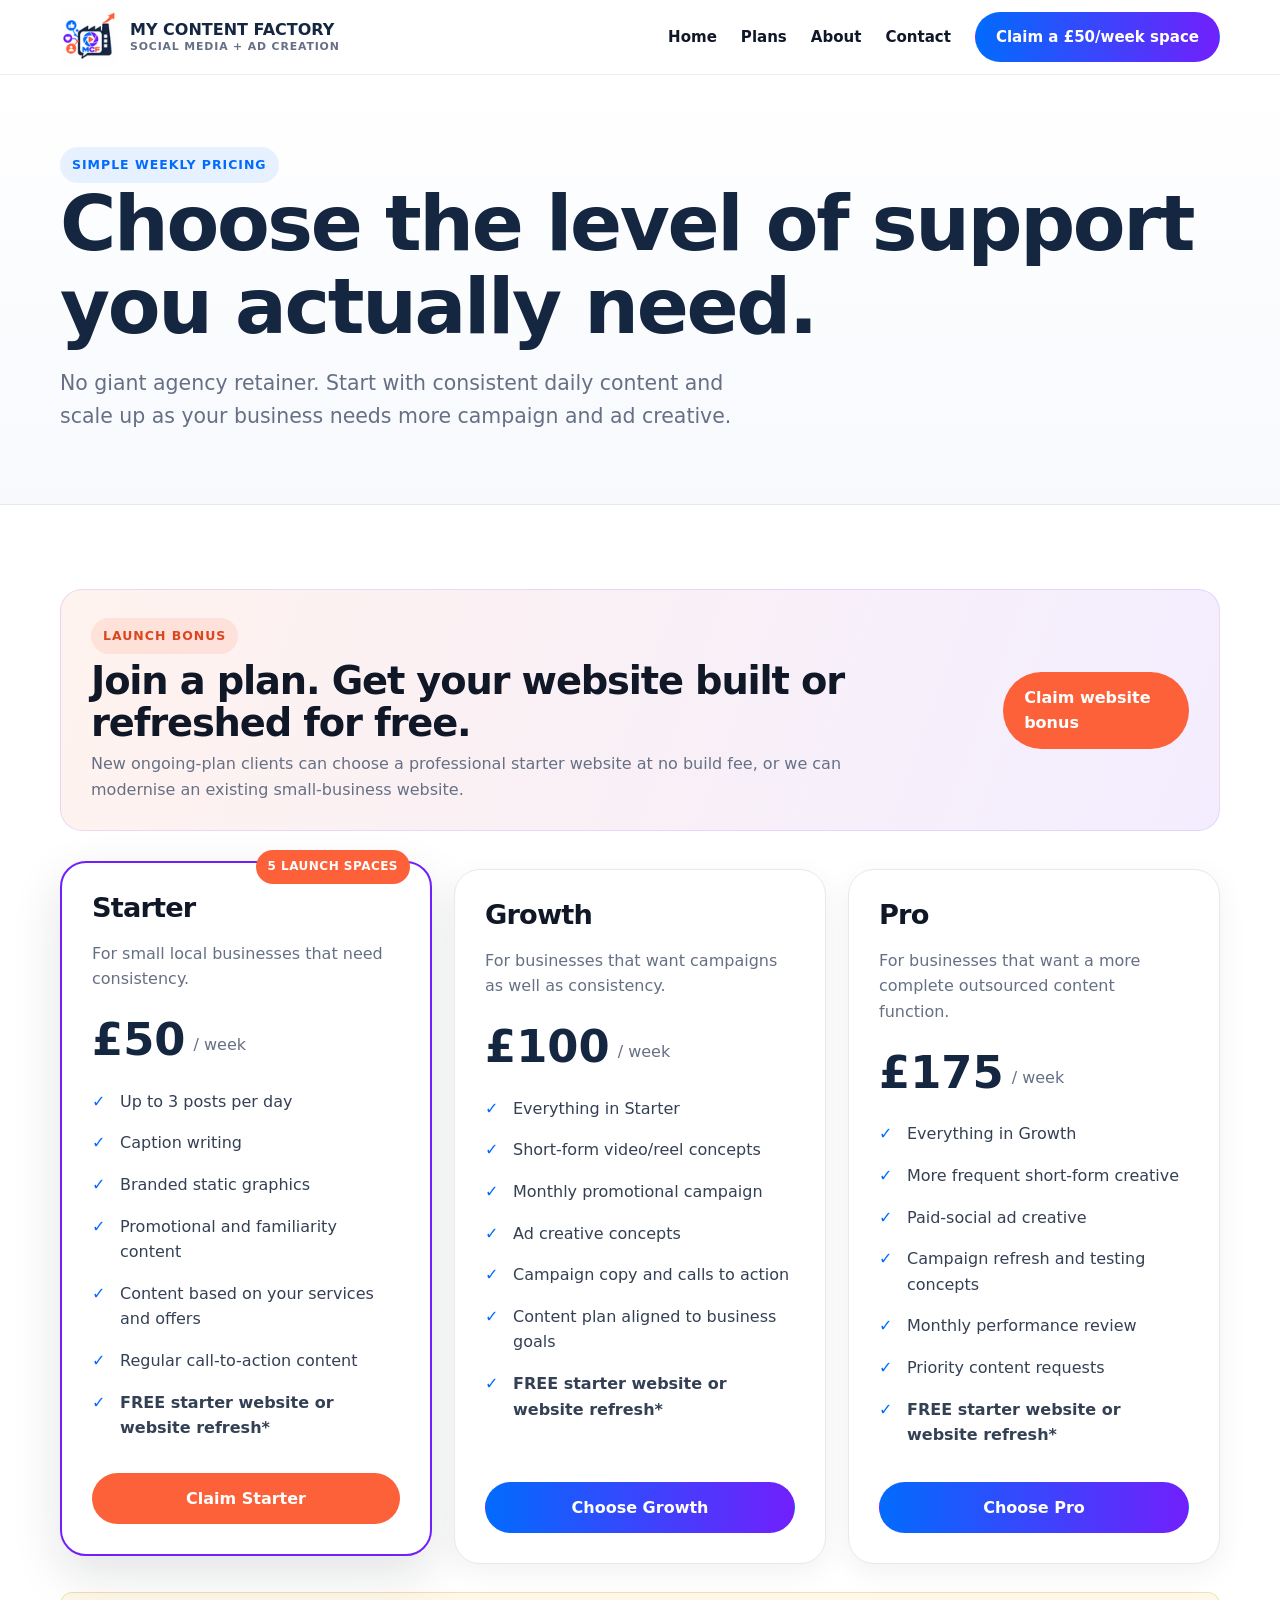
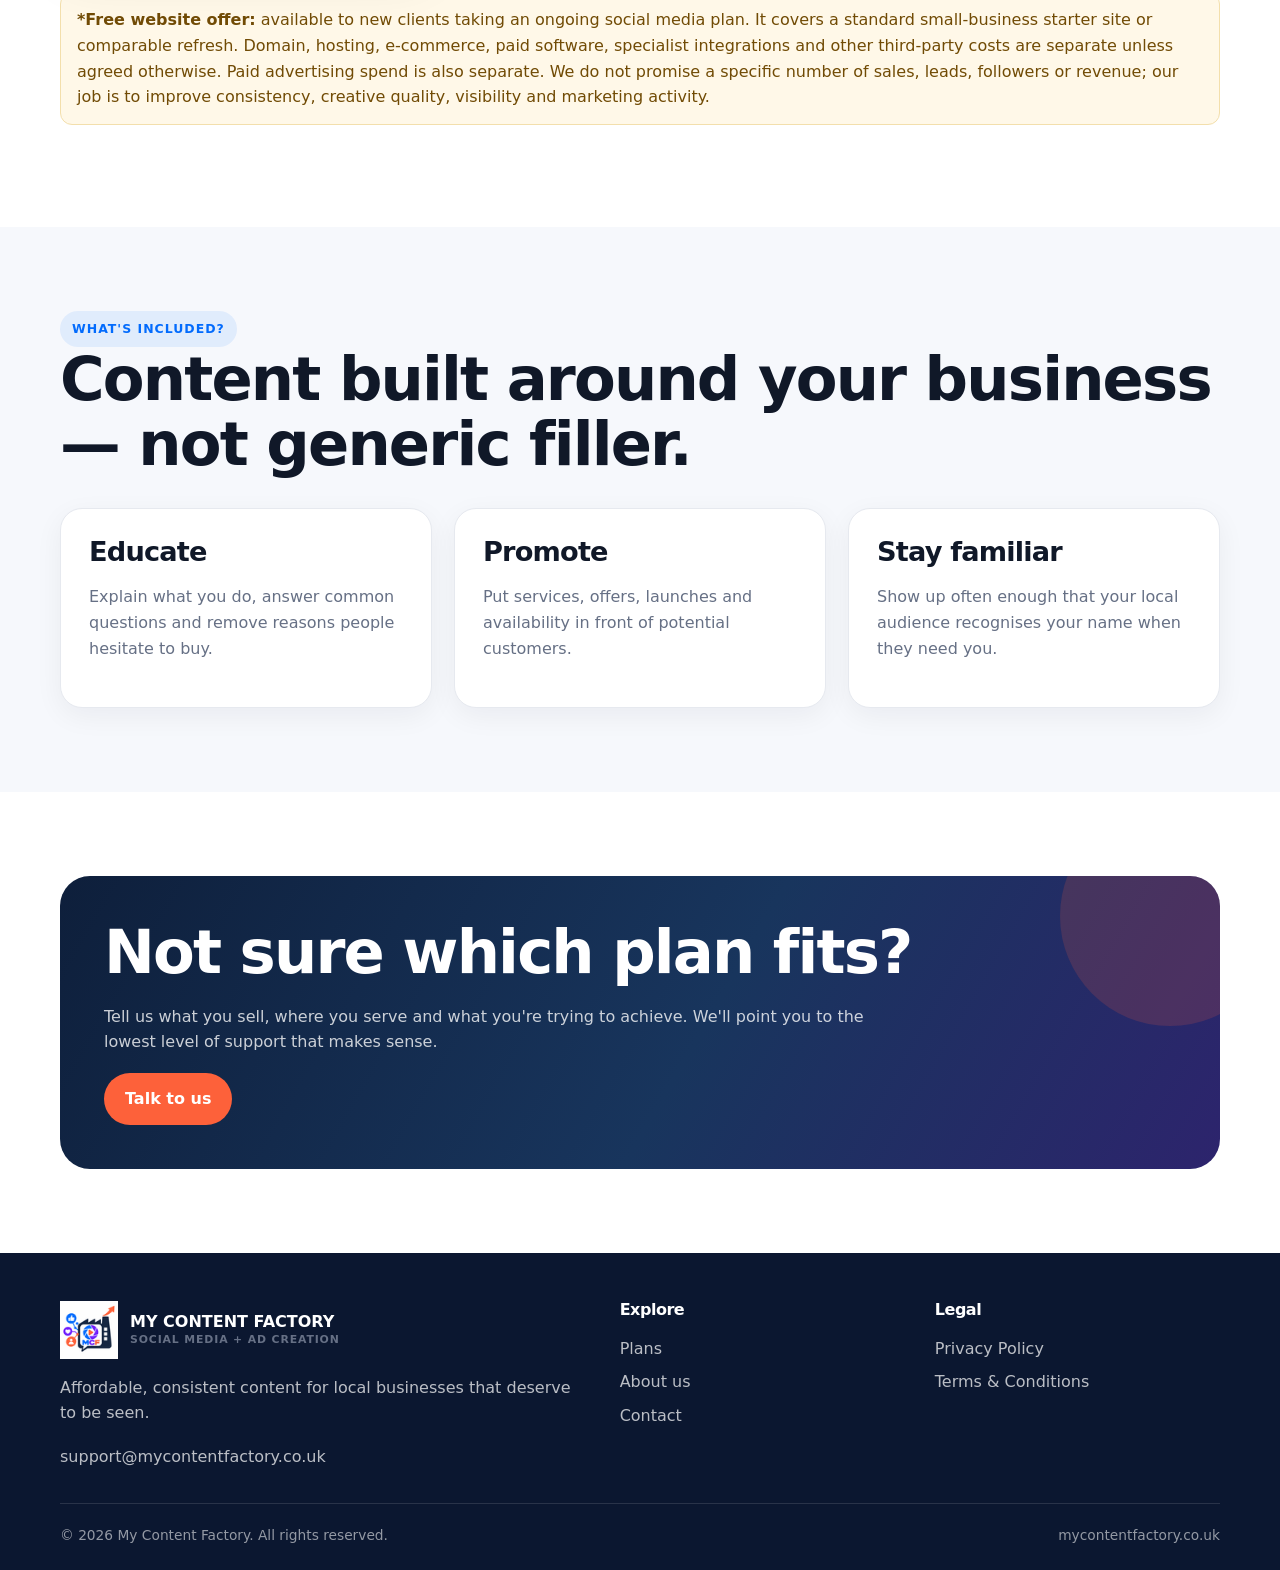
<file: pricing.html>
<!doctype html>
<html lang="en-GB">
<head>
  <meta charset="utf-8"><meta name="viewport" content="width=device-width,initial-scale=1">
  <title>Social Media Pricing | My Content Factory</title>
  <meta name="description" content="Affordable social media and ad-creation plans for small local businesses from £50 per week, with a free starter website or website refresh for new ongoing-plan clients.">
  <link rel="canonical" href="https://mycontentfactory.co.uk/pricing.html">
  <meta name="theme-color" content="#152641"><link rel="stylesheet" href="styles.css">
</head>
<body>
<header class="site-header"><div class="container nav-wrap"><a class="brand" href="index.html"><img src="assets/logo.png" alt="My Content Factory logo"><span>MY CONTENT FACTORY<small>Social Media + Ad Creation</small></span></a><button class="nav-toggle" aria-label="Open navigation" aria-expanded="false">☰</button><nav class="nav-links"><a href="index.html">Home</a><a href="pricing.html">Plans</a><a href="about.html">About</a><a href="contact.html">Contact</a><a class="btn btn-primary" href="contact.html?plan=starter">Claim a £50/week space</a></nav></div></header>
<main>
<section class="page-hero"><div class="container"><span class="eyebrow">Simple weekly pricing</span><h1>Choose the level of support you actually need.</h1><p class="lead">No giant agency retainer. Start with consistent daily content and scale up as your business needs more campaign and ad creative.</p></div></section>
<section class="section"><div class="container">
<div class="website-bonus-banner"><div><span class="eyebrow hot">Launch bonus</span><h2>Join a plan. Get your website built or refreshed for free.</h2><p>New ongoing-plan clients can choose a professional starter website at no build fee, or we can modernise an existing small-business website.</p></div><a class="btn btn-orange" href="contact.html?plan=website">Claim website bonus</a></div>
<div class="plan-grid">
<article class="plan featured"><span class="plan-badge">5 launch spaces</span><h3>Starter</h3><p class="muted">For small local businesses that need consistency.</p><div class="price"><strong>£50</strong><span>/ week</span></div><ul class="feature-list"><li>Up to 3 posts per day</li><li>Caption writing</li><li>Branded static graphics</li><li>Promotional and familiarity content</li><li>Content based on your services and offers</li><li>Regular call-to-action content</li><li><strong>FREE starter website or website refresh*</strong></li></ul><a class="btn btn-orange btn-block" href="contact.html?plan=starter">Claim Starter</a></article>
<article class="plan"><h3>Growth</h3><p class="muted">For businesses that want campaigns as well as consistency.</p><div class="price"><strong>£100</strong><span>/ week</span></div><ul class="feature-list"><li>Everything in Starter</li><li>Short-form video/reel concepts</li><li>Monthly promotional campaign</li><li>Ad creative concepts</li><li>Campaign copy and calls to action</li><li>Content plan aligned to business goals</li><li><strong>FREE starter website or website refresh*</strong></li></ul><a class="btn btn-primary btn-block" href="contact.html?plan=growth">Choose Growth</a></article>
<article class="plan"><h3>Pro</h3><p class="muted">For businesses that want a more complete outsourced content function.</p><div class="price"><strong>£175</strong><span>/ week</span></div><ul class="feature-list"><li>Everything in Growth</li><li>More frequent short-form creative</li><li>Paid-social ad creative</li><li>Campaign refresh and testing concepts</li><li>Monthly performance review</li><li>Priority content requests</li><li><strong>FREE starter website or website refresh*</strong></li></ul><a class="btn btn-primary btn-block" href="contact.html?plan=pro">Choose Pro</a></article>
</div><p class="notice" style="margin-top:28px"><strong>*Free website offer:</strong> available to new clients taking an ongoing social media plan. It covers a standard small-business starter site or comparable refresh. Domain, hosting, e-commerce, paid software, specialist integrations and other third-party costs are separate unless agreed otherwise. Paid advertising spend is also separate. We do not promise a specific number of sales, leads, followers or revenue; our job is to improve consistency, creative quality, visibility and marketing activity.</p></div></section>
<section class="section bg-soft"><div class="container"><span class="eyebrow">What's included?</span><h2>Content built around your business — not generic filler.</h2><div class="grid-3" style="margin-top:30px"><div class="card"><h3>Educate</h3><p class="muted">Explain what you do, answer common questions and remove reasons people hesitate to buy.</p></div><div class="card"><h3>Promote</h3><p class="muted">Put services, offers, launches and availability in front of potential customers.</p></div><div class="card"><h3>Stay familiar</h3><p class="muted">Show up often enough that your local audience recognises your name when they need you.</p></div></div></div></section>
<section class="section"><div class="container funnel-cta"><h2>Not sure which plan fits?</h2><p>Tell us what you sell, where you serve and what you're trying to achieve. We'll point you to the lowest level of support that makes sense.</p><a class="btn btn-orange" href="contact.html">Talk to us</a></div></section>
</main>
<footer class="footer"><div class="container"><div class="footer-grid"><div><div class="brand" style="color:#fff"><img src="assets/logo.png" alt=""><span>MY CONTENT FACTORY<small>Social Media + Ad Creation</small></span></div><p style="margin-top:16px">Affordable, consistent content for local businesses that deserve to be seen.</p><a href="mailto:support@mycontentfactory.co.uk">support@mycontentfactory.co.uk</a></div><div><h3 style="font-size:1rem">Explore</h3><div class="footer-links"><a href="pricing.html">Plans</a><a href="about.html">About us</a><a href="contact.html">Contact</a></div></div><div><h3 style="font-size:1rem">Legal</h3><div class="footer-links"><a href="privacy.html">Privacy Policy</a><a href="terms.html">Terms & Conditions</a></div></div></div><div class="footer-bottom"><span>© <span data-year></span> My Content Factory. All rights reserved.</span><span>mycontentfactory.co.uk</span></div></div></footer>
<a class="btn btn-orange mobile-cta" href="contact.html?plan=starter">Claim £50/week Starter</a><script src="app.js"></script>
</body></html>
</file>
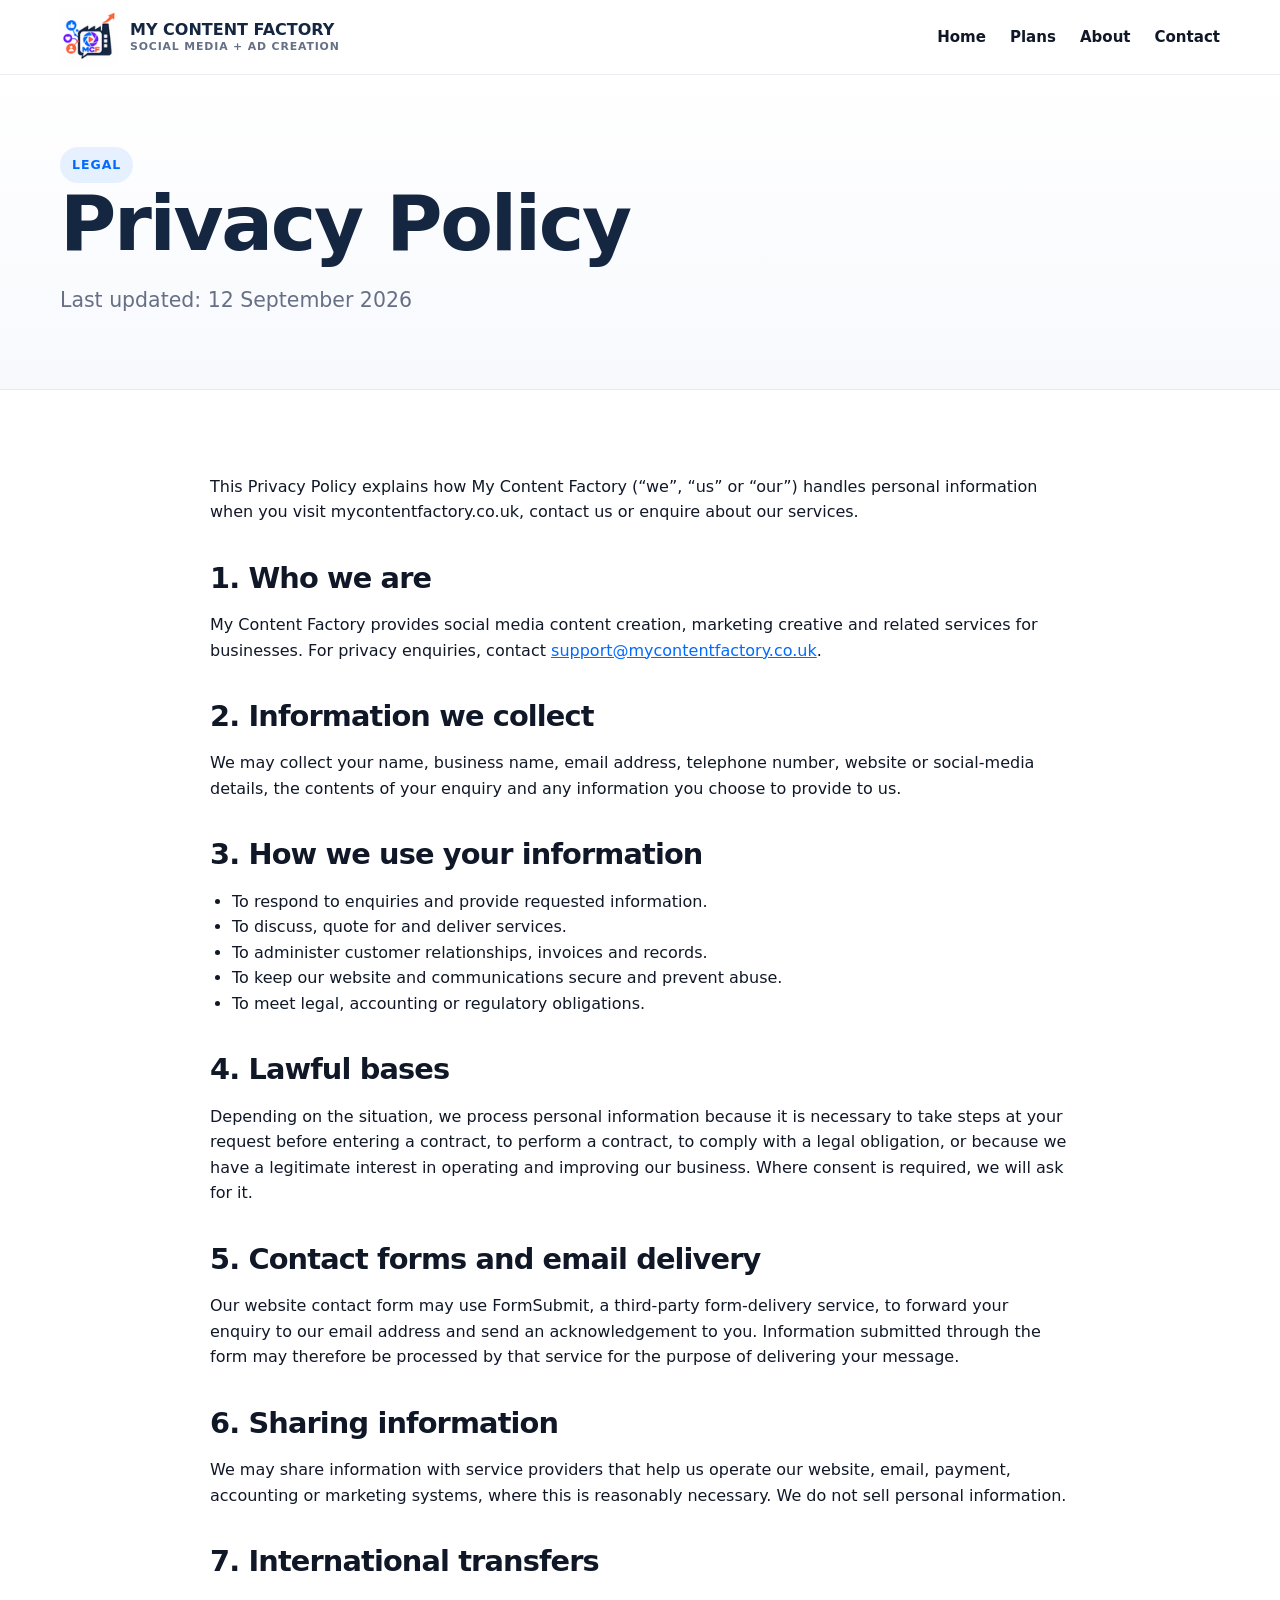
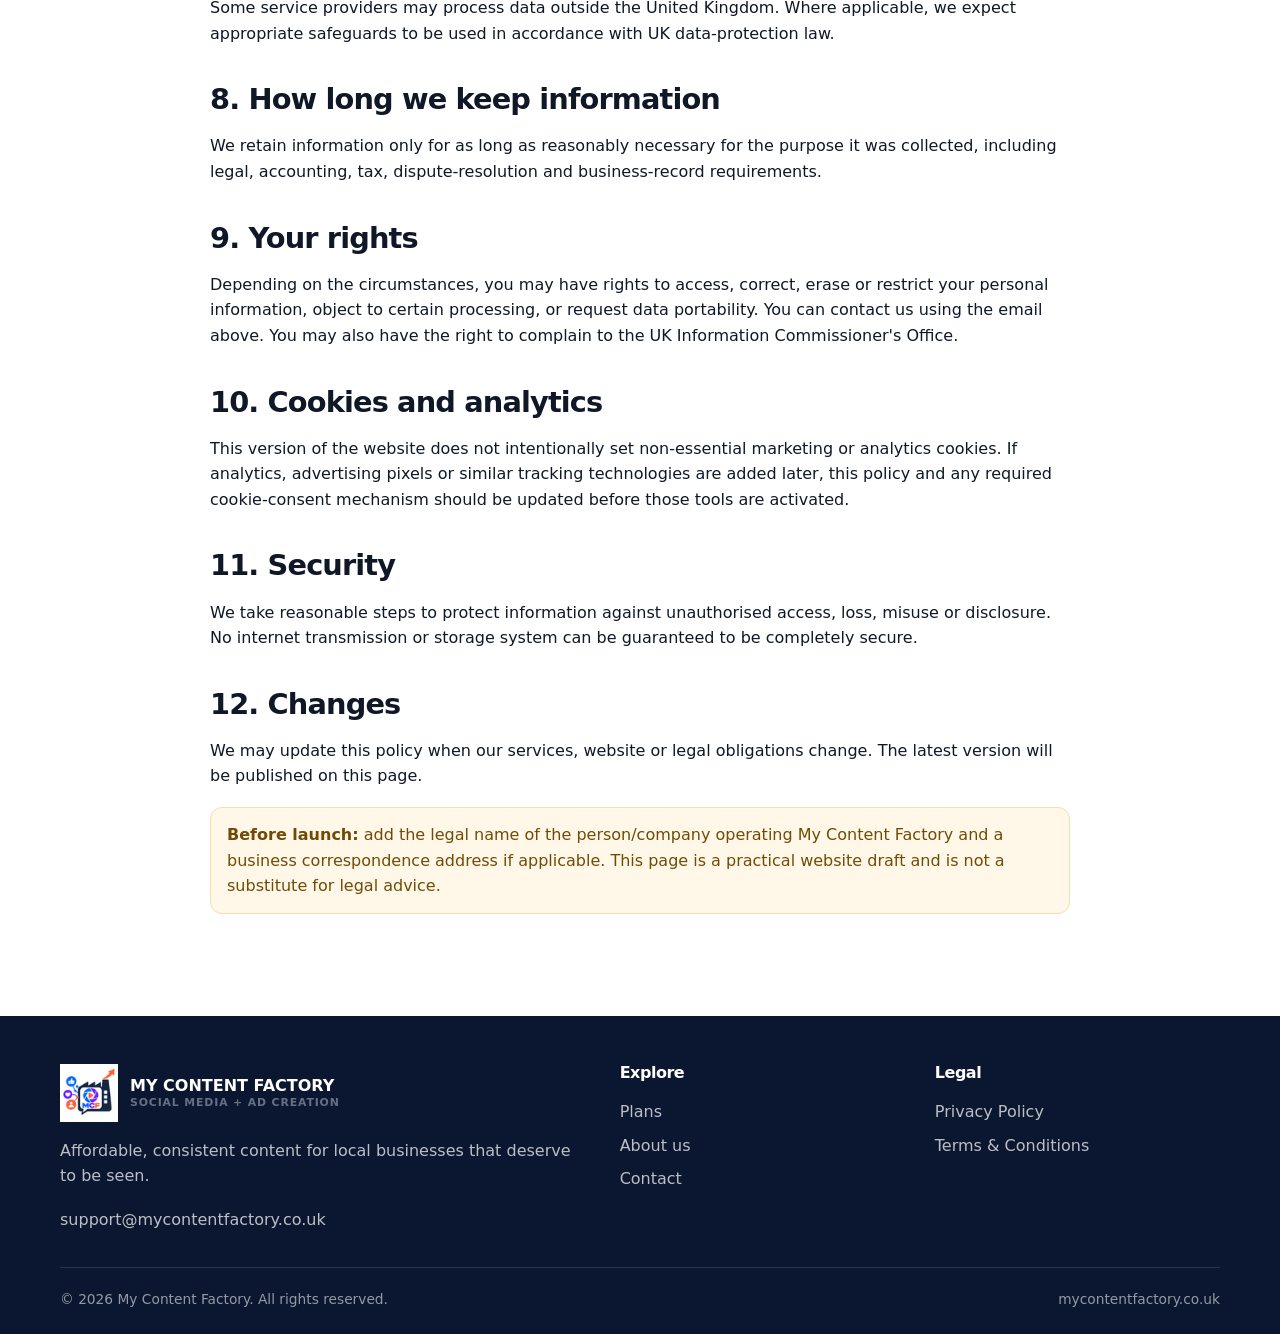
<file: privacy.html>
<!doctype html>
<html lang="en-GB"><head><meta charset="utf-8"><meta name="viewport" content="width=device-width,initial-scale=1"><title>Privacy Policy | My Content Factory</title><meta name="description" content="Privacy Policy for My Content Factory."><link rel="canonical" href="https://mycontentfactory.co.uk/privacy.html"><link rel="stylesheet" href="styles.css"></head>
<body><header class="site-header"><div class="container nav-wrap"><a class="brand" href="index.html"><img src="assets/logo.png" alt="My Content Factory logo"><span>MY CONTENT FACTORY<small>Social Media + Ad Creation</small></span></a><button class="nav-toggle" aria-label="Open navigation" aria-expanded="false">☰</button><nav class="nav-links"><a href="index.html">Home</a><a href="pricing.html">Plans</a><a href="about.html">About</a><a href="contact.html">Contact</a></nav></div></header>
<main><section class="page-hero"><div class="container"><span class="eyebrow">Legal</span><h1>Privacy Policy</h1><p class="lead">Last updated: 12 September 2026</p></div></section><section class="section"><div class="container prose"><p>This Privacy Policy explains how My Content Factory (“we”, “us” or “our”) handles personal information when you visit mycontentfactory.co.uk, contact us or enquire about our services.</p>
<h2>1. Who we are</h2><p>My Content Factory provides social media content creation, marketing creative and related services for businesses. For privacy enquiries, contact <a href="mailto:support@mycontentfactory.co.uk">support@mycontentfactory.co.uk</a>.</p>
<h2>2. Information we collect</h2><p>We may collect your name, business name, email address, telephone number, website or social-media details, the contents of your enquiry and any information you choose to provide to us.</p>
<h2>3. How we use your information</h2><ul><li>To respond to enquiries and provide requested information.</li><li>To discuss, quote for and deliver services.</li><li>To administer customer relationships, invoices and records.</li><li>To keep our website and communications secure and prevent abuse.</li><li>To meet legal, accounting or regulatory obligations.</li></ul>
<h2>4. Lawful bases</h2><p>Depending on the situation, we process personal information because it is necessary to take steps at your request before entering a contract, to perform a contract, to comply with a legal obligation, or because we have a legitimate interest in operating and improving our business. Where consent is required, we will ask for it.</p>
<h2>5. Contact forms and email delivery</h2><p>Our website contact form may use FormSubmit, a third-party form-delivery service, to forward your enquiry to our email address and send an acknowledgement to you. Information submitted through the form may therefore be processed by that service for the purpose of delivering your message.</p>
<h2>6. Sharing information</h2><p>We may share information with service providers that help us operate our website, email, payment, accounting or marketing systems, where this is reasonably necessary. We do not sell personal information.</p>
<h2>7. International transfers</h2><p>Some service providers may process data outside the United Kingdom. Where applicable, we expect appropriate safeguards to be used in accordance with UK data-protection law.</p>
<h2>8. How long we keep information</h2><p>We retain information only for as long as reasonably necessary for the purpose it was collected, including legal, accounting, tax, dispute-resolution and business-record requirements.</p>
<h2>9. Your rights</h2><p>Depending on the circumstances, you may have rights to access, correct, erase or restrict your personal information, object to certain processing, or request data portability. You can contact us using the email above. You may also have the right to complain to the UK Information Commissioner's Office.</p>
<h2>10. Cookies and analytics</h2><p>This version of the website does not intentionally set non-essential marketing or analytics cookies. If analytics, advertising pixels or similar tracking technologies are added later, this policy and any required cookie-consent mechanism should be updated before those tools are activated.</p>
<h2>11. Security</h2><p>We take reasonable steps to protect information against unauthorised access, loss, misuse or disclosure. No internet transmission or storage system can be guaranteed to be completely secure.</p>
<h2>12. Changes</h2><p>We may update this policy when our services, website or legal obligations change. The latest version will be published on this page.</p>
<p class="notice"><strong>Before launch:</strong> add the legal name of the person/company operating My Content Factory and a business correspondence address if applicable. This page is a practical website draft and is not a substitute for legal advice.</p></div></section></main>
<footer class="footer"><div class="container"><div class="footer-grid"><div><div class="brand" style="color:#fff"><img src="assets/logo.png" alt=""><span>MY CONTENT FACTORY<small>Social Media + Ad Creation</small></span></div><p style="margin-top:16px">Affordable, consistent content for local businesses that deserve to be seen.</p><a href="mailto:support@mycontentfactory.co.uk">support@mycontentfactory.co.uk</a></div><div><h3 style="font-size:1rem">Explore</h3><div class="footer-links"><a href="pricing.html">Plans</a><a href="about.html">About us</a><a href="contact.html">Contact</a></div></div><div><h3 style="font-size:1rem">Legal</h3><div class="footer-links"><a href="privacy.html">Privacy Policy</a><a href="terms.html">Terms & Conditions</a></div></div></div><div class="footer-bottom"><span>© <span data-year></span> My Content Factory. All rights reserved.</span><span>mycontentfactory.co.uk</span></div></div></footer><script src="app.js"></script></body></html>
</file>
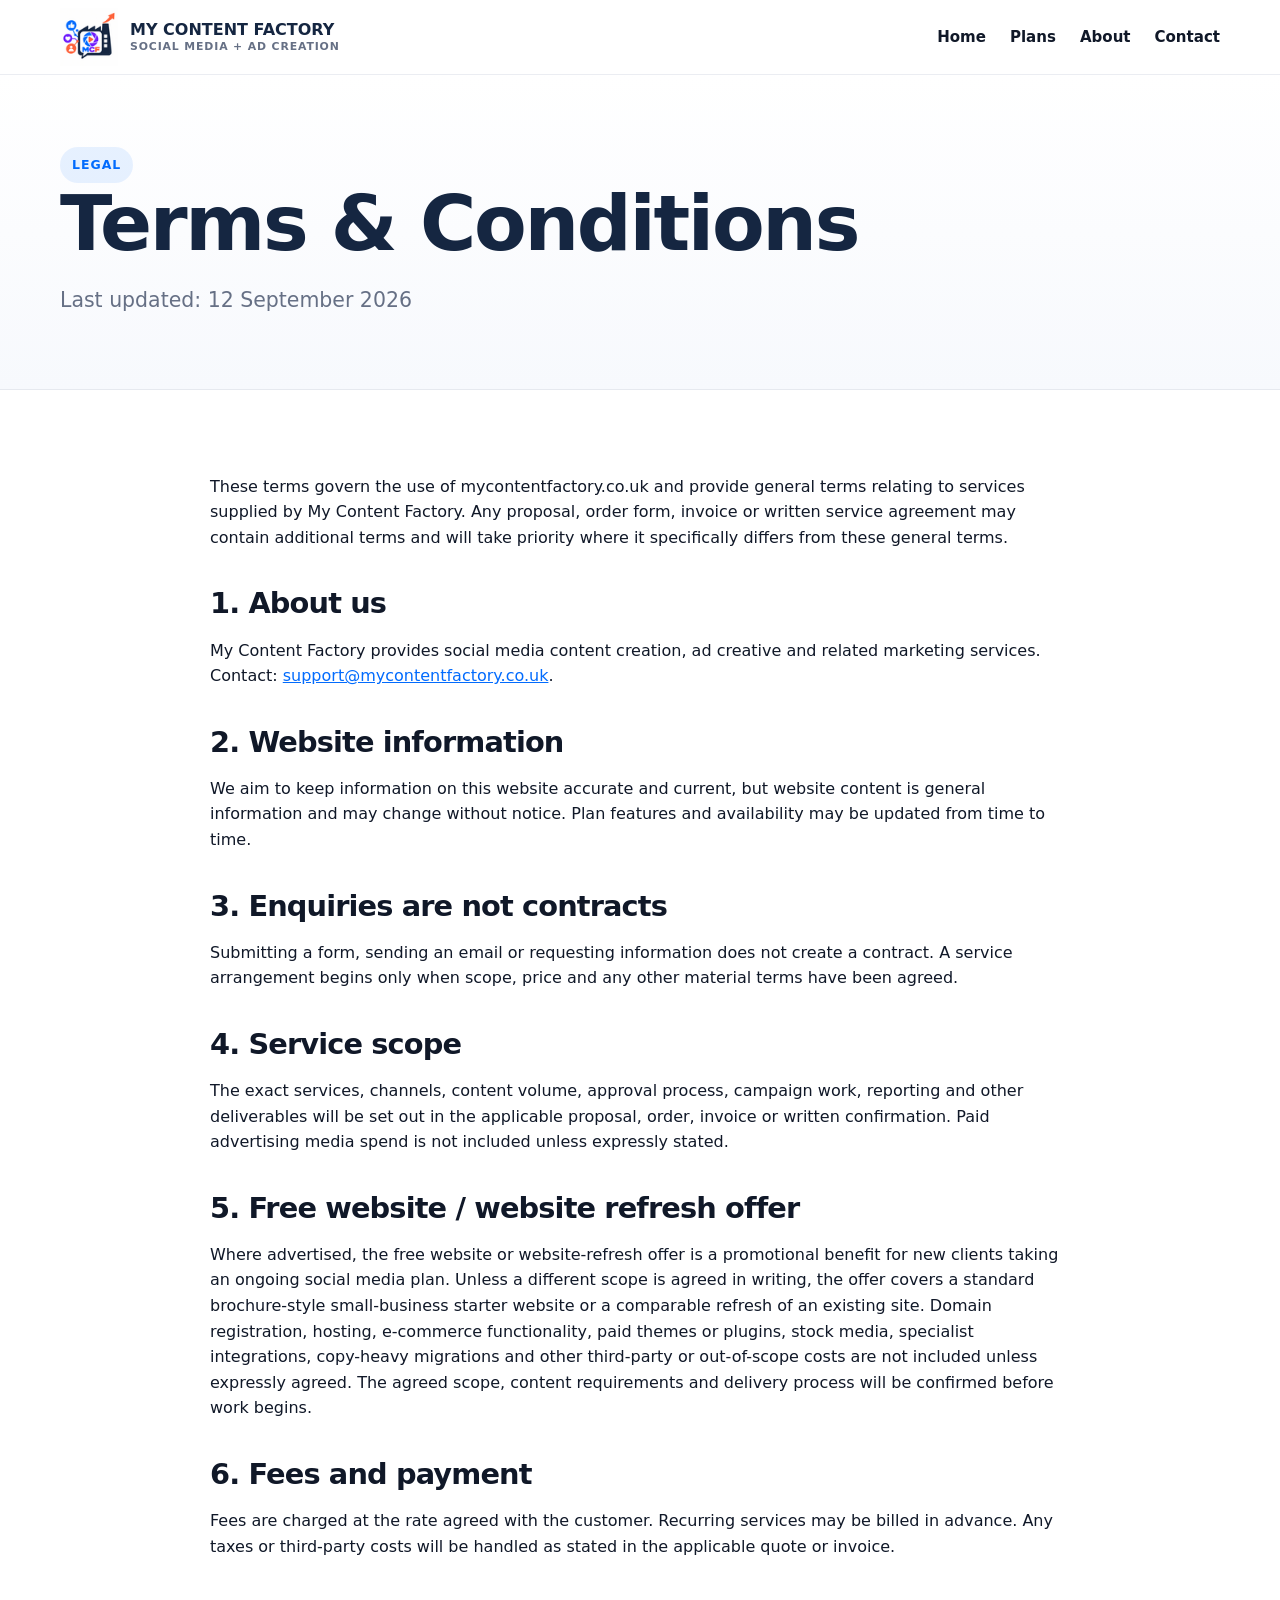
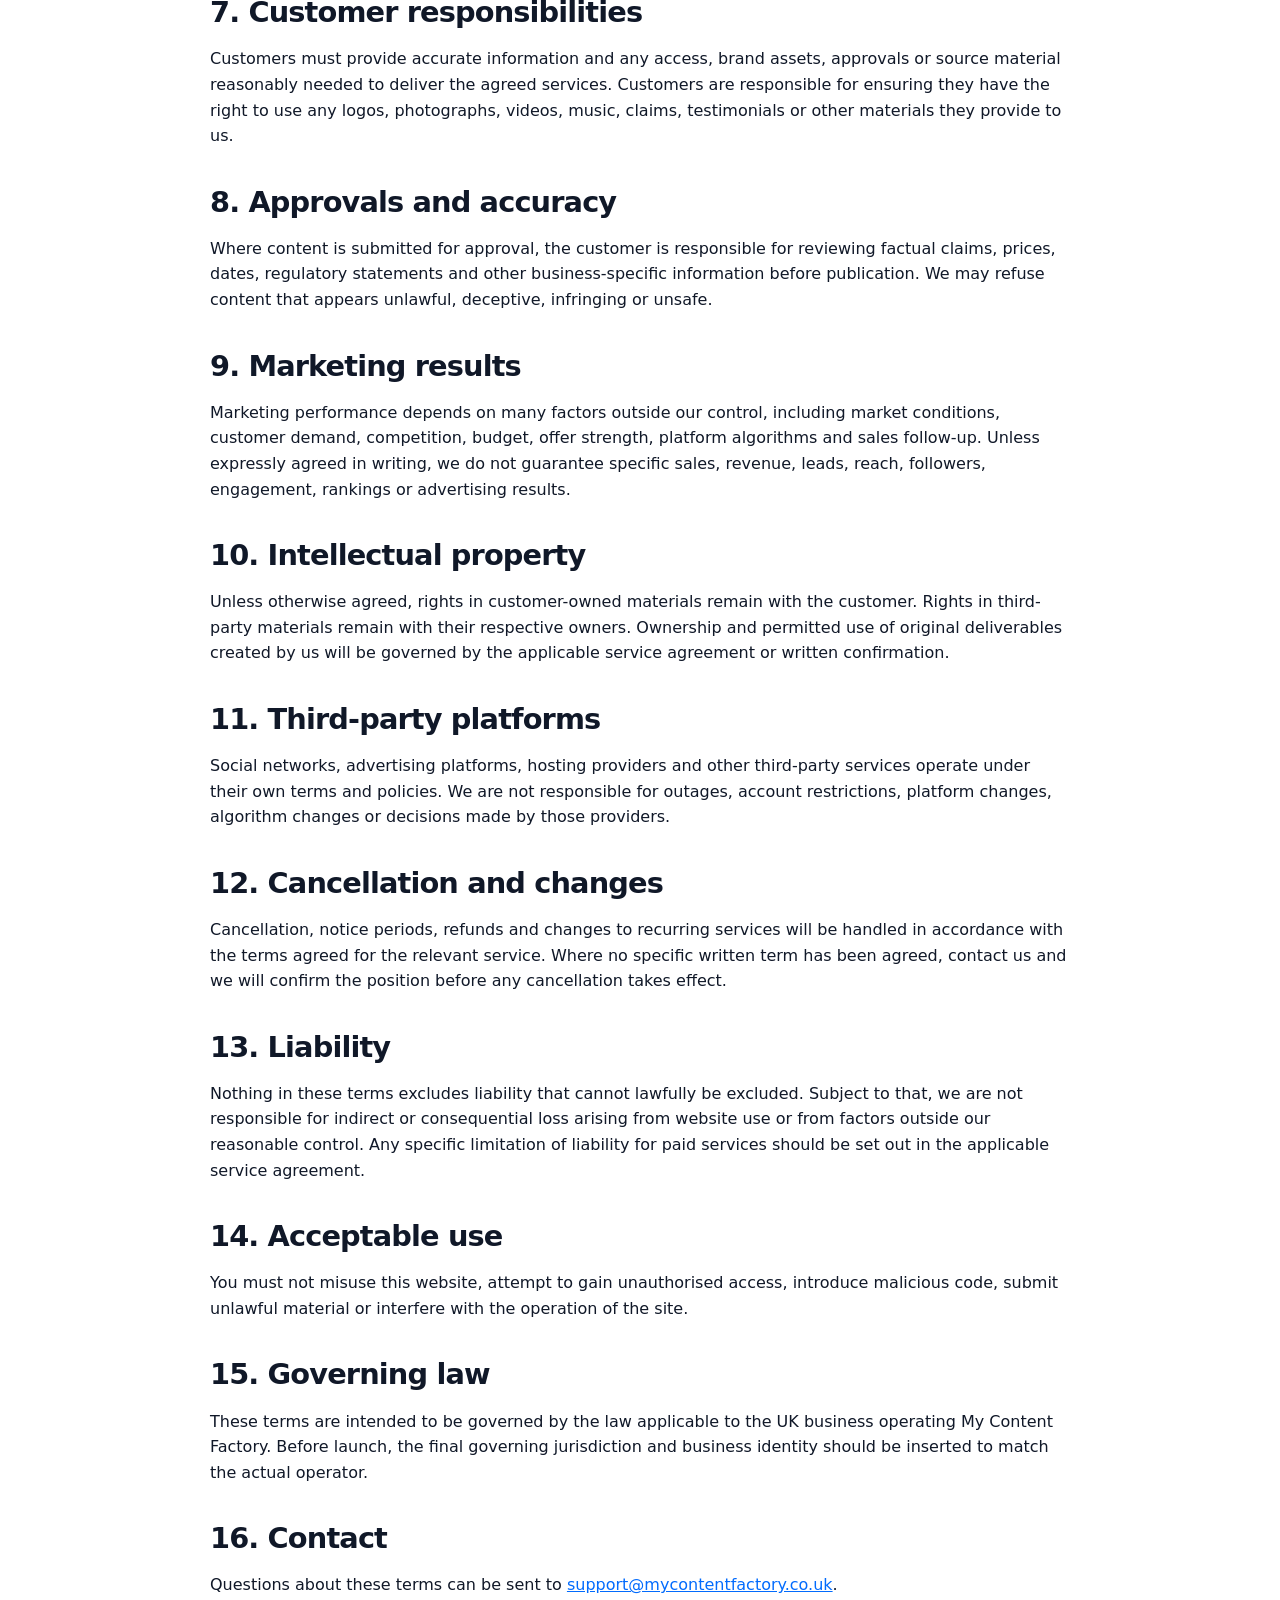
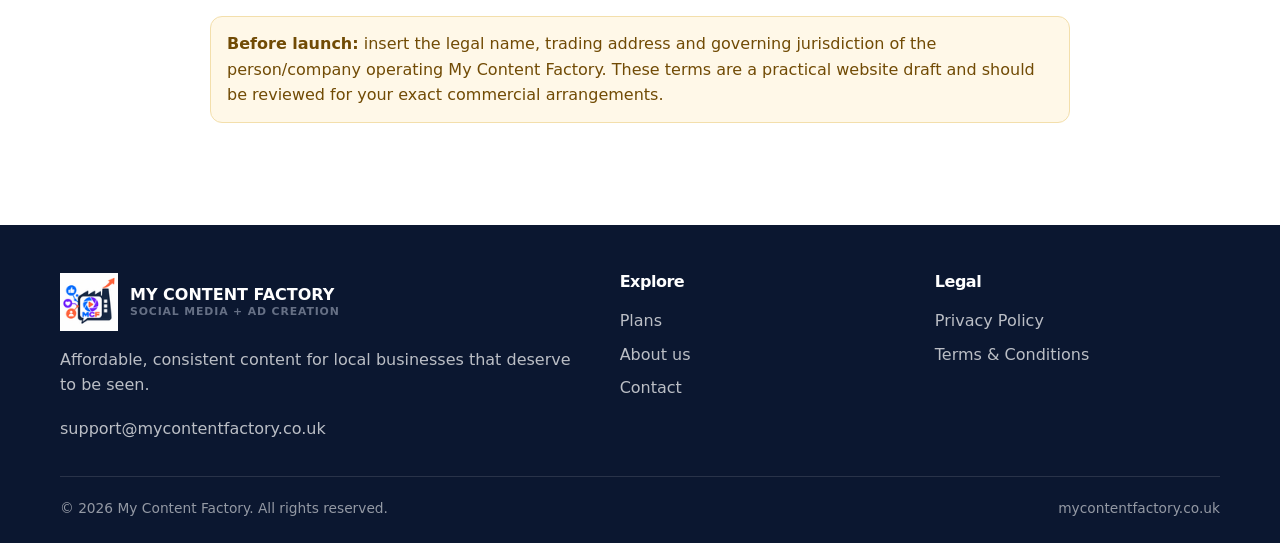
<file: terms.html>
<!doctype html>
<html lang="en-GB"><head><meta charset="utf-8"><meta name="viewport" content="width=device-width,initial-scale=1"><title>Terms & Conditions | My Content Factory</title><meta name="description" content="Website and service terms for My Content Factory."><link rel="canonical" href="https://mycontentfactory.co.uk/terms.html"><link rel="stylesheet" href="styles.css"></head>
<body><header class="site-header"><div class="container nav-wrap"><a class="brand" href="index.html"><img src="assets/logo.png" alt="My Content Factory logo"><span>MY CONTENT FACTORY<small>Social Media + Ad Creation</small></span></a><button class="nav-toggle" aria-label="Open navigation" aria-expanded="false">☰</button><nav class="nav-links"><a href="index.html">Home</a><a href="pricing.html">Plans</a><a href="about.html">About</a><a href="contact.html">Contact</a></nav></div></header>
<main><section class="page-hero"><div class="container"><span class="eyebrow">Legal</span><h1>Terms & Conditions</h1><p class="lead">Last updated: 12 September 2026</p></div></section><section class="section"><div class="container prose"><p>These terms govern the use of mycontentfactory.co.uk and provide general terms relating to services supplied by My Content Factory. Any proposal, order form, invoice or written service agreement may contain additional terms and will take priority where it specifically differs from these general terms.</p>
<h2>1. About us</h2><p>My Content Factory provides social media content creation, ad creative and related marketing services. Contact: <a href="mailto:support@mycontentfactory.co.uk">support@mycontentfactory.co.uk</a>.</p>
<h2>2. Website information</h2><p>We aim to keep information on this website accurate and current, but website content is general information and may change without notice. Plan features and availability may be updated from time to time.</p>
<h2>3. Enquiries are not contracts</h2><p>Submitting a form, sending an email or requesting information does not create a contract. A service arrangement begins only when scope, price and any other material terms have been agreed.</p>
<h2>4. Service scope</h2><p>The exact services, channels, content volume, approval process, campaign work, reporting and other deliverables will be set out in the applicable proposal, order, invoice or written confirmation. Paid advertising media spend is not included unless expressly stated.</p>
<h2>5. Free website / website refresh offer</h2><p>Where advertised, the free website or website-refresh offer is a promotional benefit for new clients taking an ongoing social media plan. Unless a different scope is agreed in writing, the offer covers a standard brochure-style small-business starter website or a comparable refresh of an existing site. Domain registration, hosting, e-commerce functionality, paid themes or plugins, stock media, specialist integrations, copy-heavy migrations and other third-party or out-of-scope costs are not included unless expressly agreed. The agreed scope, content requirements and delivery process will be confirmed before work begins.</p>
<h2>6. Fees and payment</h2><p>Fees are charged at the rate agreed with the customer. Recurring services may be billed in advance. Any taxes or third-party costs will be handled as stated in the applicable quote or invoice.</p>
<h2>7. Customer responsibilities</h2><p>Customers must provide accurate information and any access, brand assets, approvals or source material reasonably needed to deliver the agreed services. Customers are responsible for ensuring they have the right to use any logos, photographs, videos, music, claims, testimonials or other materials they provide to us.</p>
<h2>8. Approvals and accuracy</h2><p>Where content is submitted for approval, the customer is responsible for reviewing factual claims, prices, dates, regulatory statements and other business-specific information before publication. We may refuse content that appears unlawful, deceptive, infringing or unsafe.</p>
<h2>9. Marketing results</h2><p>Marketing performance depends on many factors outside our control, including market conditions, customer demand, competition, budget, offer strength, platform algorithms and sales follow-up. Unless expressly agreed in writing, we do not guarantee specific sales, revenue, leads, reach, followers, engagement, rankings or advertising results.</p>
<h2>10. Intellectual property</h2><p>Unless otherwise agreed, rights in customer-owned materials remain with the customer. Rights in third-party materials remain with their respective owners. Ownership and permitted use of original deliverables created by us will be governed by the applicable service agreement or written confirmation.</p>
<h2>11. Third-party platforms</h2><p>Social networks, advertising platforms, hosting providers and other third-party services operate under their own terms and policies. We are not responsible for outages, account restrictions, platform changes, algorithm changes or decisions made by those providers.</p>
<h2>12. Cancellation and changes</h2><p>Cancellation, notice periods, refunds and changes to recurring services will be handled in accordance with the terms agreed for the relevant service. Where no specific written term has been agreed, contact us and we will confirm the position before any cancellation takes effect.</p>
<h2>13. Liability</h2><p>Nothing in these terms excludes liability that cannot lawfully be excluded. Subject to that, we are not responsible for indirect or consequential loss arising from website use or from factors outside our reasonable control. Any specific limitation of liability for paid services should be set out in the applicable service agreement.</p>
<h2>14. Acceptable use</h2><p>You must not misuse this website, attempt to gain unauthorised access, introduce malicious code, submit unlawful material or interfere with the operation of the site.</p>
<h2>15. Governing law</h2><p>These terms are intended to be governed by the law applicable to the UK business operating My Content Factory. Before launch, the final governing jurisdiction and business identity should be inserted to match the actual operator.</p>
<h2>16. Contact</h2><p>Questions about these terms can be sent to <a href="mailto:support@mycontentfactory.co.uk">support@mycontentfactory.co.uk</a>.</p>
<p class="notice"><strong>Before launch:</strong> insert the legal name, trading address and governing jurisdiction of the person/company operating My Content Factory. These terms are a practical website draft and should be reviewed for your exact commercial arrangements.</p></div></section></main>
<footer class="footer"><div class="container"><div class="footer-grid"><div><div class="brand" style="color:#fff"><img src="assets/logo.png" alt=""><span>MY CONTENT FACTORY<small>Social Media + Ad Creation</small></span></div><p style="margin-top:16px">Affordable, consistent content for local businesses that deserve to be seen.</p><a href="mailto:support@mycontentfactory.co.uk">support@mycontentfactory.co.uk</a></div><div><h3 style="font-size:1rem">Explore</h3><div class="footer-links"><a href="pricing.html">Plans</a><a href="about.html">About us</a><a href="contact.html">Contact</a></div></div><div><h3 style="font-size:1rem">Legal</h3><div class="footer-links"><a href="privacy.html">Privacy Policy</a><a href="terms.html">Terms & Conditions</a></div></div></div><div class="footer-bottom"><span>© <span data-year></span> My Content Factory. All rights reserved.</span><span>mycontentfactory.co.uk</span></div></div></footer><script src="app.js"></script></body></html>
</file>
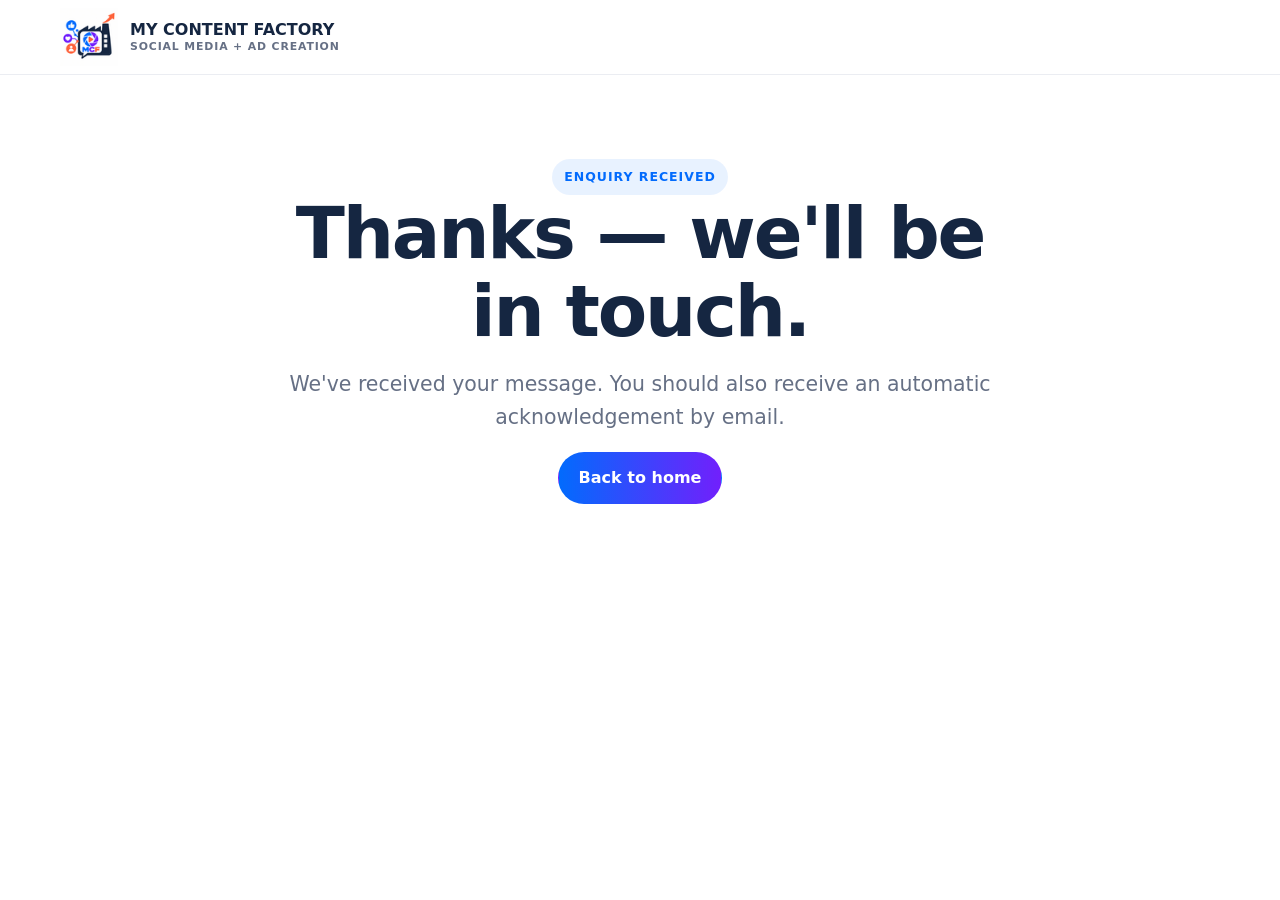
<file: thank-you.html>
<!doctype html><html lang="en-GB"><head><meta charset="utf-8"><meta name="viewport" content="width=device-width,initial-scale=1"><title>Thanks | My Content Factory</title><meta name="robots" content="noindex"><link rel="stylesheet" href="styles.css"></head><body><header class="site-header"><div class="container nav-wrap"><a class="brand" href="index.html"><img src="assets/logo.png" alt="My Content Factory logo"><span>MY CONTENT FACTORY<small>Social Media + Ad Creation</small></span></a></div></header><main><section class="section"><div class="container" style="max-width:760px;text-align:center"><span class="eyebrow">Enquiry received</span><h1 style="font-size:clamp(2.4rem,6vw,4.5rem);color:#152641">Thanks — we'll be in touch.</h1><p class="lead" style="margin-inline:auto">We've received your message. You should also receive an automatic acknowledgement by email.</p><a class="btn btn-primary" href="index.html">Back to home</a></div></section></main><script src="app.js"></script></body></html>
</file>
<file: styles.css>
:root {
  --navy: #152641;
  --navy-deep: #0e1f3b;
  --blue: #026bfd;
  --purple: #7120fc;
  --orange: #fd613a;
  --ink: #101828;
  --muted: #667085;
  --line: #e6e9ef;
  --soft: #f6f8fc;
  --white: #ffffff;
  --shadow: 0 18px 50px rgba(16, 24, 40, 0.12);
  --radius: 22px;
  --radius-sm: 14px;
  --max: 1160px;
}

* { box-sizing: border-box; }
html { scroll-behavior: smooth; }
body {
  margin: 0;
  font-family: Inter, ui-sans-serif, system-ui, -apple-system, BlinkMacSystemFont, "Segoe UI", sans-serif;
  color: var(--ink);
  background: var(--white);
  line-height: 1.6;
}
img { max-width: 100%; display: block; }
a { color: inherit; text-decoration: none; }
button, input, textarea, select { font: inherit; }

.container { width: min(calc(100% - 36px), var(--max)); margin: 0 auto; }
.section { padding: 84px 0; }
.section-sm { padding: 54px 0; }
.bg-soft { background: var(--soft); }
.bg-navy { background: linear-gradient(135deg, var(--navy-deep), var(--navy)); color: var(--white); }

.eyebrow {
  display: inline-flex;
  align-items: center;
  gap: 8px;
  padding: 8px 12px;
  border-radius: 999px;
  background: rgba(2, 107, 253, 0.09);
  color: var(--blue);
  font-size: .78rem;
  font-weight: 800;
  letter-spacing: .08em;
  text-transform: uppercase;
}
.eyebrow.hot { background: rgba(253, 97, 58, .12); color: #d94720; }

h1, h2, h3 { line-height: 1.08; margin: 0 0 18px; letter-spacing: -0.03em; }
h1 { font-size: clamp(2.55rem, 7vw, 5.65rem); }
h2 { font-size: clamp(2rem, 4.8vw, 3.8rem); }
h3 { font-size: clamp(1.3rem, 2.4vw, 1.7rem); }
p { margin: 0 0 18px; }
.lead { font-size: clamp(1.05rem, 2vw, 1.28rem); color: var(--muted); max-width: 720px; }
.muted { color: var(--muted); }
.small { font-size: .91rem; }

.gradient-text {
  background: linear-gradient(90deg, var(--blue), var(--purple), var(--orange));
  -webkit-background-clip: text;
  background-clip: text;
  color: transparent;
}

.site-header {
  position: sticky;
  top: 0;
  z-index: 50;
  background: rgba(255,255,255,.94);
  backdrop-filter: blur(14px);
  border-bottom: 1px solid rgba(230,233,239,.8);
}
.nav-wrap {
  min-height: 74px;
  display: flex;
  align-items: center;
  justify-content: space-between;
  gap: 22px;
}
.brand { display: flex; align-items: center; gap: 12px; font-weight: 900; color: var(--navy); }
.brand img { width: 58px; height: 58px; object-fit: contain; }
.brand span { line-height: 1.02; }
.brand small { display: block; color: var(--muted); font-size: .68rem; letter-spacing: .08em; text-transform: uppercase; margin-top: 3px; }
.nav-links { display: flex; align-items: center; gap: 24px; font-weight: 700; font-size: .94rem; }
.nav-links a:hover { color: var(--blue); }
.nav-toggle { display: none; border: 0; background: transparent; font-size: 1.7rem; cursor: pointer; color: var(--navy); }

.btn {
  display: inline-flex;
  align-items: center;
  justify-content: center;
  gap: 8px;
  min-height: 48px;
  padding: 12px 20px;
  border-radius: 999px;
  border: 1px solid transparent;
  font-weight: 850;
  cursor: pointer;
  transition: transform .2s ease, box-shadow .2s ease, opacity .2s ease;
}
.btn:hover { transform: translateY(-1px); box-shadow: 0 10px 24px rgba(16,24,40,.12); }
.btn-primary { color: var(--white); background: linear-gradient(90deg, var(--blue), var(--purple)); }
.btn-orange { color: var(--white); background: var(--orange); }
.btn-ghost { color: var(--navy); border-color: #d7deea; background: var(--white); }
.btn-white { background: var(--white); color: var(--navy); }
.btn-block { width: 100%; }

.hero {
  position: relative;
  overflow: hidden;
  padding: 86px 0 70px;
  background:
    radial-gradient(circle at 85% 18%, rgba(113,32,252,.16), transparent 30%),
    radial-gradient(circle at 15% 75%, rgba(2,107,253,.13), transparent 27%),
    linear-gradient(180deg, #ffffff 0%, #fafbff 100%);
}
.hero::after {
  content: "";
  position: absolute;
  width: 420px;
  height: 420px;
  border-radius: 50%;
  right: -220px;
  bottom: -220px;
  background: rgba(253,97,58,.10);
  filter: blur(2px);
}
.hero-grid { display: grid; grid-template-columns: 1.08fr .92fr; gap: 54px; align-items: center; }
.hero h1 { color: var(--navy); max-width: 820px; }
.hero-actions { display: flex; flex-wrap: wrap; gap: 12px; margin: 28px 0 20px; }
.hero-proof { display: flex; flex-wrap: wrap; gap: 12px 18px; color: var(--muted); font-weight: 700; font-size: .92rem; }
.hero-proof span::before { content: "✓"; color: var(--blue); margin-right: 7px; font-weight: 900; }

.hero-card {
  position: relative;
  background: var(--white);
  border: 1px solid var(--line);
  border-radius: 28px;
  padding: 24px;
  box-shadow: var(--shadow);
}
.hero-card img { border-radius: 20px; }
.offer-strip {
  margin-top: 18px;
  padding: 16px;
  border-radius: var(--radius-sm);
  background: linear-gradient(90deg, rgba(2,107,253,.08), rgba(113,32,252,.08));
  border: 1px solid rgba(113,32,252,.12);
}
.offer-strip strong { display: block; color: var(--navy); font-size: 1.06rem; }

.stat-row { display: grid; grid-template-columns: repeat(3,1fr); gap: 14px; margin-top: 30px; }
.stat { padding: 18px; border: 1px solid var(--line); border-radius: var(--radius-sm); background: rgba(255,255,255,.88); }
.stat b { display: block; font-size: 1.45rem; color: var(--navy); }
.stat span { color: var(--muted); font-size: .87rem; }

.grid-3 { display: grid; grid-template-columns: repeat(3,1fr); gap: 22px; }
.grid-2 { display: grid; grid-template-columns: repeat(2,1fr); gap: 28px; }
.card {
  border: 1px solid var(--line);
  background: var(--white);
  border-radius: var(--radius);
  padding: 28px;
  box-shadow: 0 8px 28px rgba(16,24,40,.055);
}
.card .icon {
  width: 48px;
  height: 48px;
  border-radius: 14px;
  display: grid;
  place-items: center;
  margin-bottom: 18px;
  font-size: 1.35rem;
  background: linear-gradient(135deg, rgba(2,107,253,.12), rgba(113,32,252,.12));
}

.steps { counter-reset: step; }
.step { position: relative; padding-left: 70px; }
.step::before {
  counter-increment: step;
  content: counter(step);
  position: absolute;
  left: 0;
  top: 0;
  width: 48px;
  height: 48px;
  border-radius: 50%;
  display: grid;
  place-items: center;
  background: linear-gradient(135deg, var(--blue), var(--purple));
  color: var(--white);
  font-weight: 900;
}

.plan-grid { display: grid; grid-template-columns: repeat(3,1fr); gap: 22px; align-items: stretch; }
.plan {
  position: relative;
  display: flex;
  flex-direction: column;
  border: 1px solid var(--line);
  border-radius: 26px;
  padding: 30px;
  background: var(--white);
  box-shadow: 0 8px 30px rgba(16,24,40,.06);
}
.plan.featured { border: 2px solid var(--purple); transform: translateY(-8px); box-shadow: var(--shadow); }
.plan-badge { position: absolute; top: -13px; right: 20px; padding: 7px 12px; border-radius: 999px; background: var(--orange); color: white; font-size: .75rem; font-weight: 900; letter-spacing: .04em; text-transform: uppercase; }
.price { display: flex; align-items: flex-end; gap: 8px; margin: 8px 0 18px; }
.price strong { font-size: 2.8rem; line-height: 1; color: var(--navy); }
.price span { color: var(--muted); padding-bottom: 5px; }
.feature-list { list-style: none; padding: 0; margin: 0 0 24px; flex: 1; }
.feature-list li { position: relative; padding: 8px 0 8px 28px; color: #344054; }
.feature-list li::before { content: "✓"; position: absolute; left: 0; color: var(--blue); font-weight: 900; }

.funnel-cta {
  border-radius: 30px;
  padding: 44px;
  background: linear-gradient(120deg, var(--navy-deep), #18355d 55%, #2d246d);
  color: var(--white);
  overflow: hidden;
  position: relative;
}
.funnel-cta::after { content: ""; position: absolute; width: 220px; height: 220px; border-radius: 50%; background: rgba(253,97,58,.16); right: -60px; top: -70px; }
.funnel-cta p { color: rgba(255,255,255,.78); max-width: 760px; }

.page-hero { padding: 72px 0 54px; background: linear-gradient(180deg,#fff,#f7f9fd); border-bottom: 1px solid var(--line); }
.page-hero h1 { font-size: clamp(2.4rem, 6vw, 4.8rem); color: var(--navy); }

.contact-grid { display: grid; grid-template-columns: .85fr 1.15fr; gap: 34px; align-items: start; }
.contact-card { background: var(--navy); color: var(--white); border-radius: var(--radius); padding: 30px; }
.contact-card a { color: #b8d4ff; font-weight: 800; }
.contact-card p { color: rgba(255,255,255,.78); }
.form-card { border: 1px solid var(--line); border-radius: var(--radius); padding: 30px; background: var(--white); box-shadow: 0 10px 34px rgba(16,24,40,.06); }
.form-row { display: grid; grid-template-columns: repeat(2,1fr); gap: 16px; }
.field { margin-bottom: 16px; }
label { display: block; margin-bottom: 7px; font-weight: 800; color: #344054; }
input, textarea, select {
  width: 100%;
  border: 1px solid #cfd6e2;
  border-radius: 12px;
  padding: 12px 14px;
  color: var(--ink);
  background: var(--white);
  outline: none;
}
input:focus, textarea:focus, select:focus { border-color: var(--blue); box-shadow: 0 0 0 4px rgba(2,107,253,.09); }
textarea { min-height: 150px; resize: vertical; }
.checkbox { display: flex; gap: 10px; align-items: flex-start; font-size: .9rem; color: var(--muted); }
.checkbox input { width: auto; margin-top: 5px; }
.honeypot { position: absolute !important; left: -5000px !important; }

.prose { max-width: 860px; }
.prose h2 { margin-top: 38px; font-size: 1.8rem; }
.prose h3 { margin-top: 28px; font-size: 1.25rem; }
.prose ul { padding-left: 22px; }
.prose a { color: var(--blue); text-decoration: underline; }

.footer { background: #0b1730; color: var(--white); padding: 48px 0 24px; }
.footer-grid { display: grid; grid-template-columns: 1.3fr .7fr .7fr; gap: 30px; }
.footer p, .footer a { color: rgba(255,255,255,.72); }
.footer a:hover { color: var(--white); }
.footer-links { display: grid; gap: 8px; }
.footer-bottom { margin-top: 34px; padding-top: 20px; border-top: 1px solid rgba(255,255,255,.12); display: flex; justify-content: space-between; gap: 16px; flex-wrap: wrap; color: rgba(255,255,255,.56); font-size: .86rem; }

.mobile-cta { display: none; }
.notice { padding: 14px 16px; border-radius: 12px; background: #fff8e8; border: 1px solid #f3dfac; color: #714b05; }

@media (max-width: 900px) {
  .hero-grid, .contact-grid, .grid-2 { grid-template-columns: 1fr; }
  .grid-3, .plan-grid { grid-template-columns: 1fr; }
  .plan.featured { transform: none; }
  .nav-toggle { display: block; }
  .nav-links {
    display: none;
    position: absolute;
    top: 74px;
    left: 0;
    right: 0;
    padding: 18px;
    background: var(--white);
    border-bottom: 1px solid var(--line);
    flex-direction: column;
    align-items: stretch;
  }
  .nav-links.open { display: flex; }
  .nav-links .btn { width: 100%; }
  .footer-grid { grid-template-columns: 1fr; }
  .stat-row { grid-template-columns: 1fr; }
  .form-row { grid-template-columns: 1fr; }
  .mobile-cta {
    display: block;
    position: fixed;
    left: 12px;
    right: 12px;
    bottom: 12px;
    z-index: 60;
  }
  body { padding-bottom: 74px; }
}

@media (max-width: 560px) {
  .section { padding: 64px 0; }
  .hero { padding-top: 54px; }
  .hero-card, .card, .plan, .form-card, .contact-card { padding: 22px; }
  .funnel-cta { padding: 30px 22px; }
  .brand span { font-size: .9rem; }
}


/* Free website / website refresh promotional blocks */
.website-bonus-mini {
  display: grid;
  gap: 4px;
  margin-top: 18px;
  padding: 16px 18px;
  border-radius: 16px;
  border: 1px solid rgba(253,97,58,.28);
  background: linear-gradient(105deg, rgba(253,97,58,.10), rgba(111,38,255,.08));
  color: var(--navy);
  transition: transform .18s ease, box-shadow .18s ease;
}
.website-bonus-mini:hover { transform: translateY(-2px); box-shadow: 0 12px 28px rgba(21,38,65,.10); }
.website-bonus-mini strong { color: var(--orange); letter-spacing: .02em; }
.website-bonus-mini span { color: var(--muted); font-size: .94rem; }

.website-offer { background: linear-gradient(135deg,#0b1730 0%,#152641 56%,#342078 100%); color:#fff; }
.website-offer h2 { color:#fff; }
.website-offer .lead { color:rgba(255,255,255,.80); }
.website-offer-grid { display:grid; grid-template-columns:1.12fr .88fr; gap:56px; align-items:center; }
.website-offer .website-list li { color:rgba(255,255,255,.88); }
.website-offer .website-list li::before { color:#fff; }
.website-offer .btn-ghost { border-color:rgba(255,255,255,.36); color:#fff; }
.website-offer .btn-ghost:hover { background:rgba(255,255,255,.10); }
.website-offer .small { color:rgba(255,255,255,.60); max-width:760px; }
.website-visual { position:relative; padding:24px 10px 32px; }
.browser-mock { border-radius:20px; background:#fff; box-shadow:0 30px 70px rgba(0,0,0,.35); overflow:hidden; transform:rotate(1.5deg); }
.browser-top { height:42px; background:#edf1f7; display:flex; gap:8px; align-items:center; padding:0 15px; }
.browser-top i { display:block; width:10px; height:10px; border-radius:50%; background:#c7cfdb; }
.browser-page { min-height:310px; padding:48px 36px; background:radial-gradient(circle at 80% 15%,rgba(111,38,255,.14),transparent 34%), linear-gradient(180deg,#fff,#f6f8fc); color:var(--navy); }
.browser-page strong { display:block; max-width:430px; font-size:clamp(1.8rem,3vw,3rem); line-height:1.03; margin:10px 0 14px; }
.browser-page p { color:var(--muted); }
.mock-label { font-size:.75rem; font-weight:900; letter-spacing:.14em; color:var(--blue); }
.mock-button { display:inline-block; margin-top:18px; padding:11px 16px; border-radius:10px; background:var(--orange); color:#fff; font-weight:900; font-size:.82rem; }
.website-stamp { position:absolute; right:-8px; bottom:2px; transform:rotate(-7deg); border-radius:50%; width:126px; height:126px; display:grid; place-items:center; text-align:center; padding:20px; background:var(--orange); color:#fff; font-weight:1000; line-height:1.05; box-shadow:0 16px 32px rgba(253,97,58,.35); border:5px solid rgba(255,255,255,.9); }
.website-bonus-banner { display:flex; justify-content:space-between; gap:30px; align-items:center; margin-bottom:38px; padding:28px 30px; border-radius:22px; background:linear-gradient(110deg,#fff3ee,#f3edff); border:1px solid rgba(111,38,255,.12); }
.website-bonus-banner h2 { font-size:clamp(1.6rem,3vw,2.4rem); margin:6px 0 8px; }
.website-bonus-banner p { margin:0; color:var(--muted); max-width:760px; }
.contact-bonus { display:grid; gap:4px; margin-top:24px; padding:16px; border-radius:14px; background:rgba(255,255,255,.09); border:1px solid rgba(255,255,255,.16); }
.contact-bonus strong { color:#ffb8a6; }
.contact-bonus span { color:rgba(255,255,255,.78); font-size:.92rem; }

@media (max-width: 900px) {
  .website-offer-grid { grid-template-columns:1fr; gap:30px; }
  .website-bonus-banner { flex-direction:column; align-items:flex-start; }
  .website-bonus-banner .btn { width:100%; }
}
</file>
